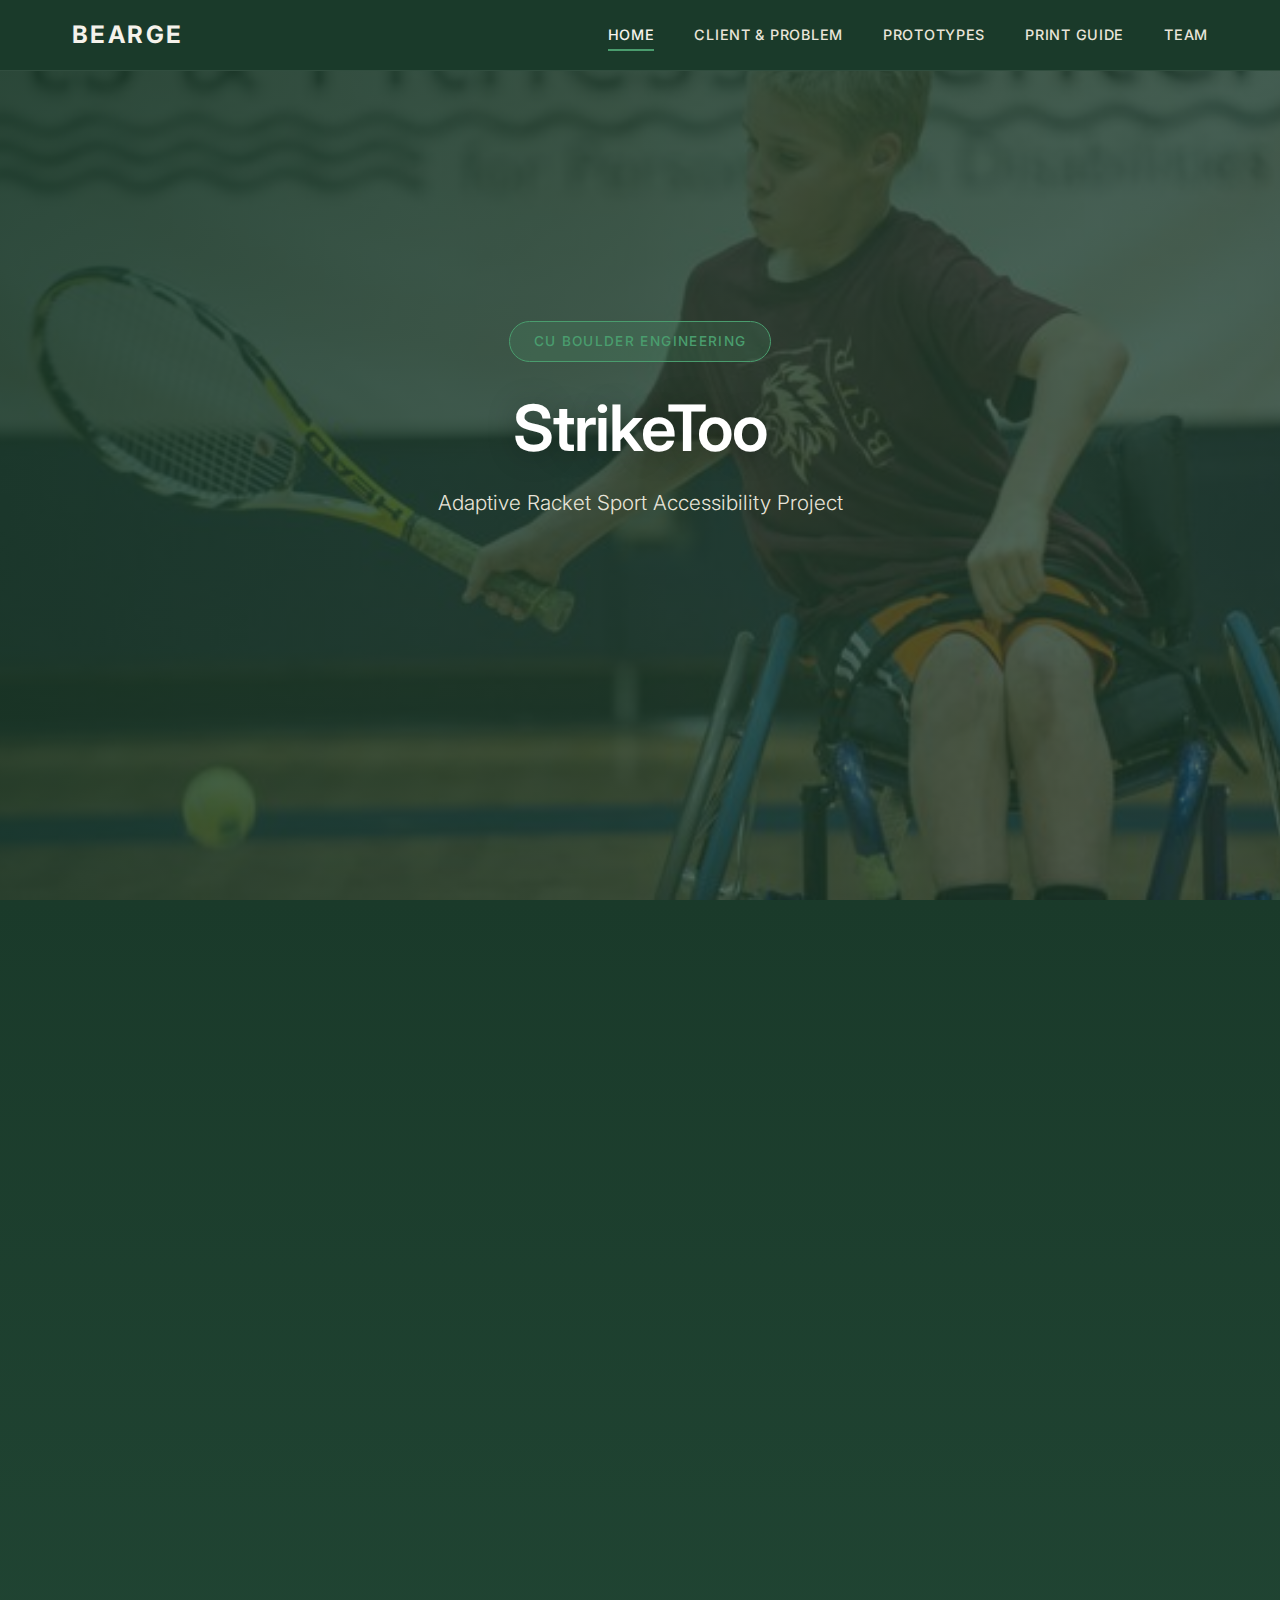
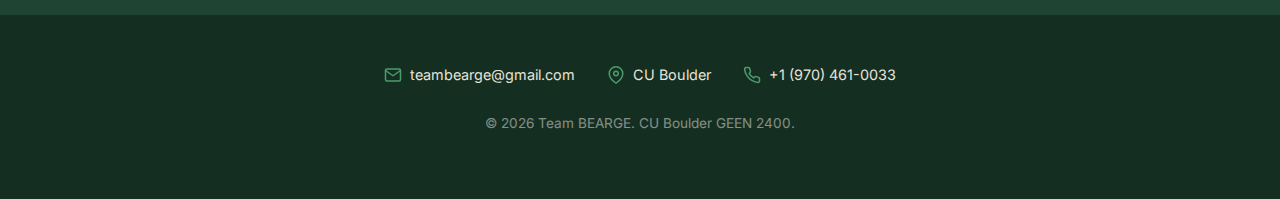
<file: index.html>
<!DOCTYPE html>
<html lang="en">
<head>
    <meta charset="UTF-8">
    <meta name="viewport" content="width=device-width, initial-scale=1.0">
    <title>BEARGE | CU Boulder Adaptive Sports Engineering</title>
    <meta name="description" content="BEARGE - CU Boulder Engineering team developing adaptive racket sport accessibility solutions for students with disabilities.">
    <link rel="preconnect" href="https://fonts.googleapis.com">
    <link rel="preconnect" href="https://fonts.gstatic.com" crossorigin>
    <link href="https://fonts.googleapis.com/css2?family=Inter:wght@300;400;500;600;700&display=swap" rel="stylesheet">
    <link rel="stylesheet" href="assets/css/styles.css">
</head>
<body>
    <!-- Navigation -->
    <nav class="nav">
        <div class="nav-container">
            <a href="index.html" class="nav-logo">BEARGE</a>
            <ul class="nav-links">
                <li><a href="index.html" class="active">Home</a></li>
                <li><a href="client.html">Client & Problem</a></li>
                <li><a href="prototypes.html">Prototypes</a></li>
                <li><a href="print.html">Print Guide</a></li>
                <li><a href="team.html">Team</a></li>
            </ul>
            <div class="nav-toggle">
                <span></span>
                <span></span>
                <span></span>
            </div>
        </div>
    </nav>

    <!-- Hero Section -->
    <section class="hero">
        <div class="hero-background" style="background-image: url('assets/images/hero-background.jpg'); background-size: cover; background-position: center;"></div>
        <div class="hero-content">
            <span class="hero-badge">CU Boulder Engineering</span>
            <h1>StrikeToo</h1>
            <p class="hero-subtitle">Adaptive Racket Sport Accessibility Project</p>
        </div>
    </section>

    <!-- Philosophy Section -->
    <section class="philosophy" id="philosophy">
        <div class="container">
            <div class="section-header fade-in">
                <h2>OUR PHILOSOPHY</h2>
                <div class="section-divider"></div>
            </div>
            <div class="philosophy-content fade-in">
                <p>Our philosophy is rooted in the belief that access to physical activity should never be limited by ability. We recognize that traditional sports equipment often assumes a level of mobility, coordination, and strength that not all students possess. Rather than asking students to adapt to existing equipment, we believe the equipment should adapt to the student.</p>
                <p>By prioritizing simplicity, safety, and inclusivity in our design, we aim to reduce physical and cognitive barriers that prevent participation in racket-based activities. Our approach emphasizes dignity, independence, and engagement — allowing students in adaptive physical education to focus on movement, enjoyment, and confidence rather than limitations.</p>
                <p>Ultimately, our goal is to create a solution that supports meaningful participation and reinforces the idea that sports and play are for everyone.</p>
            </div>
        </div>
    </section>

    <!-- Footer -->
    <footer class="footer">
        <div class="container">
            <div class="footer-content">
                <div class="footer-item">
                    <svg xmlns="http://www.w3.org/2000/svg" width="24" height="24" viewBox="0 0 24 24" fill="none" stroke="currentColor" stroke-width="2" stroke-linecap="round" stroke-linejoin="round">
                        <path d="M4 4h16c1.1 0 2 .9 2 2v12c0 1.1-.9 2-2 2H4c-1.1 0-2-.9-2-2V6c0-1.1.9-2 2-2z"></path>
                        <polyline points="22,6 12,13 2,6"></polyline>
                    </svg>
                    <span>teambearge@gmail.com</span>
                </div>
                <div class="footer-item">
                    <svg xmlns="http://www.w3.org/2000/svg" width="24" height="24" viewBox="0 0 24 24" fill="none" stroke="currentColor" stroke-width="2" stroke-linecap="round" stroke-linejoin="round">
                        <path d="M21 10c0 7-9 13-9 13s-9-6-9-13a9 9 0 0 1 18 0z"></path>
                        <circle cx="12" cy="10" r="3"></circle>
                    </svg>
                    <span>CU Boulder</span>
                </div>
                <div class="footer-item">
                    <svg xmlns="http://www.w3.org/2000/svg" width="24" height="24" viewBox="0 0 24 24" fill="none" stroke="currentColor" stroke-width="2" stroke-linecap="round" stroke-linejoin="round">
                        <path d="M22 16.92v3a2 2 0 0 1-2.18 2 19.79 19.79 0 0 1-8.63-3.07 19.5 19.5 0 0 1-6-6 19.79 19.79 0 0 1-3.07-8.67A2 2 0 0 1 4.11 2h3a2 2 0 0 1 2 1.72 12.84 12.84 0 0 0 .7 2.81 2 2 0 0 1-.45 2.11L8.09 9.91a16 16 0 0 0 6 6l1.27-1.27a2 2 0 0 1 2.11-.45 12.84 12.84 0 0 0 2.81.7A2 2 0 0 1 22 16.92z"></path>
                    </svg>
                    <span>+1 (970) 461-0033</span>
                </div>
            </div>
            <p class="footer-copy">&copy; 2026 Team BEARGE. CU Boulder GEEN 2400.</p>
        </div>
    </footer>

    <script src="assets/js/main.js"></script>
</body>
</html>
</file>
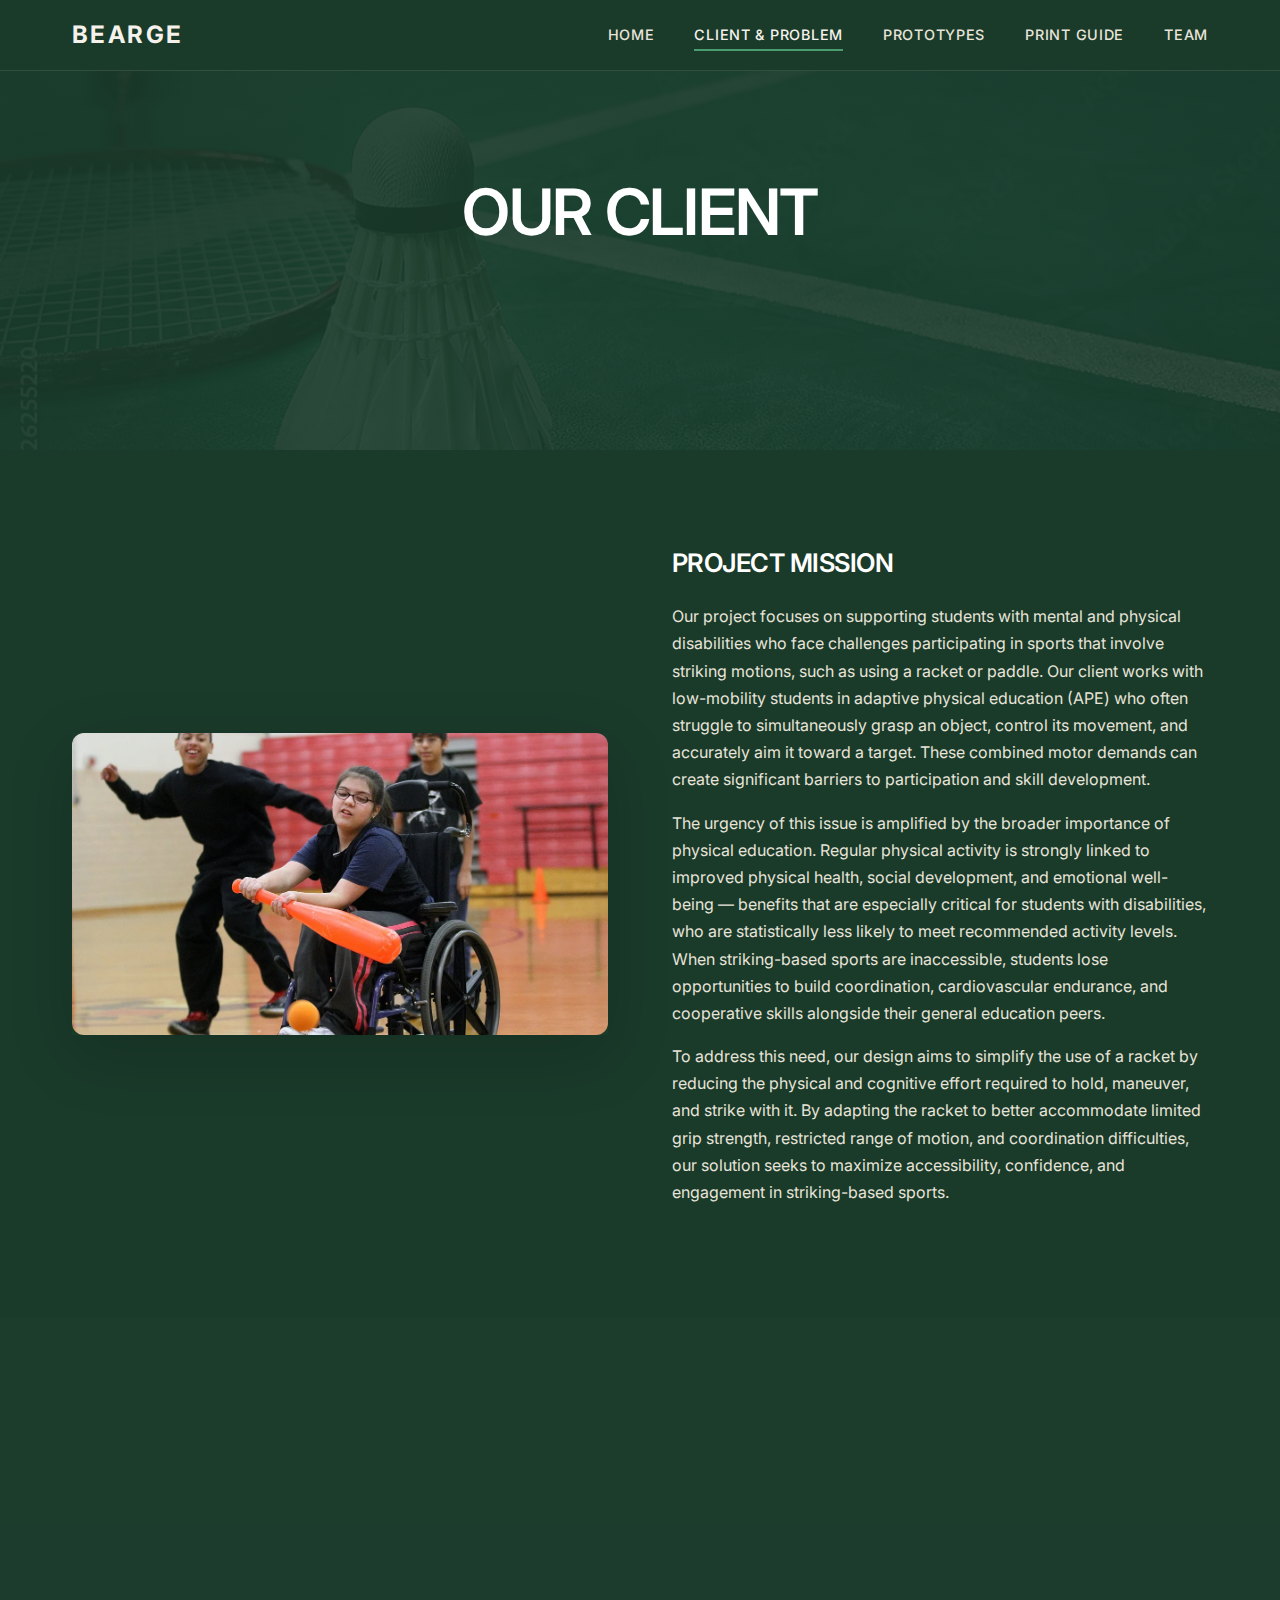
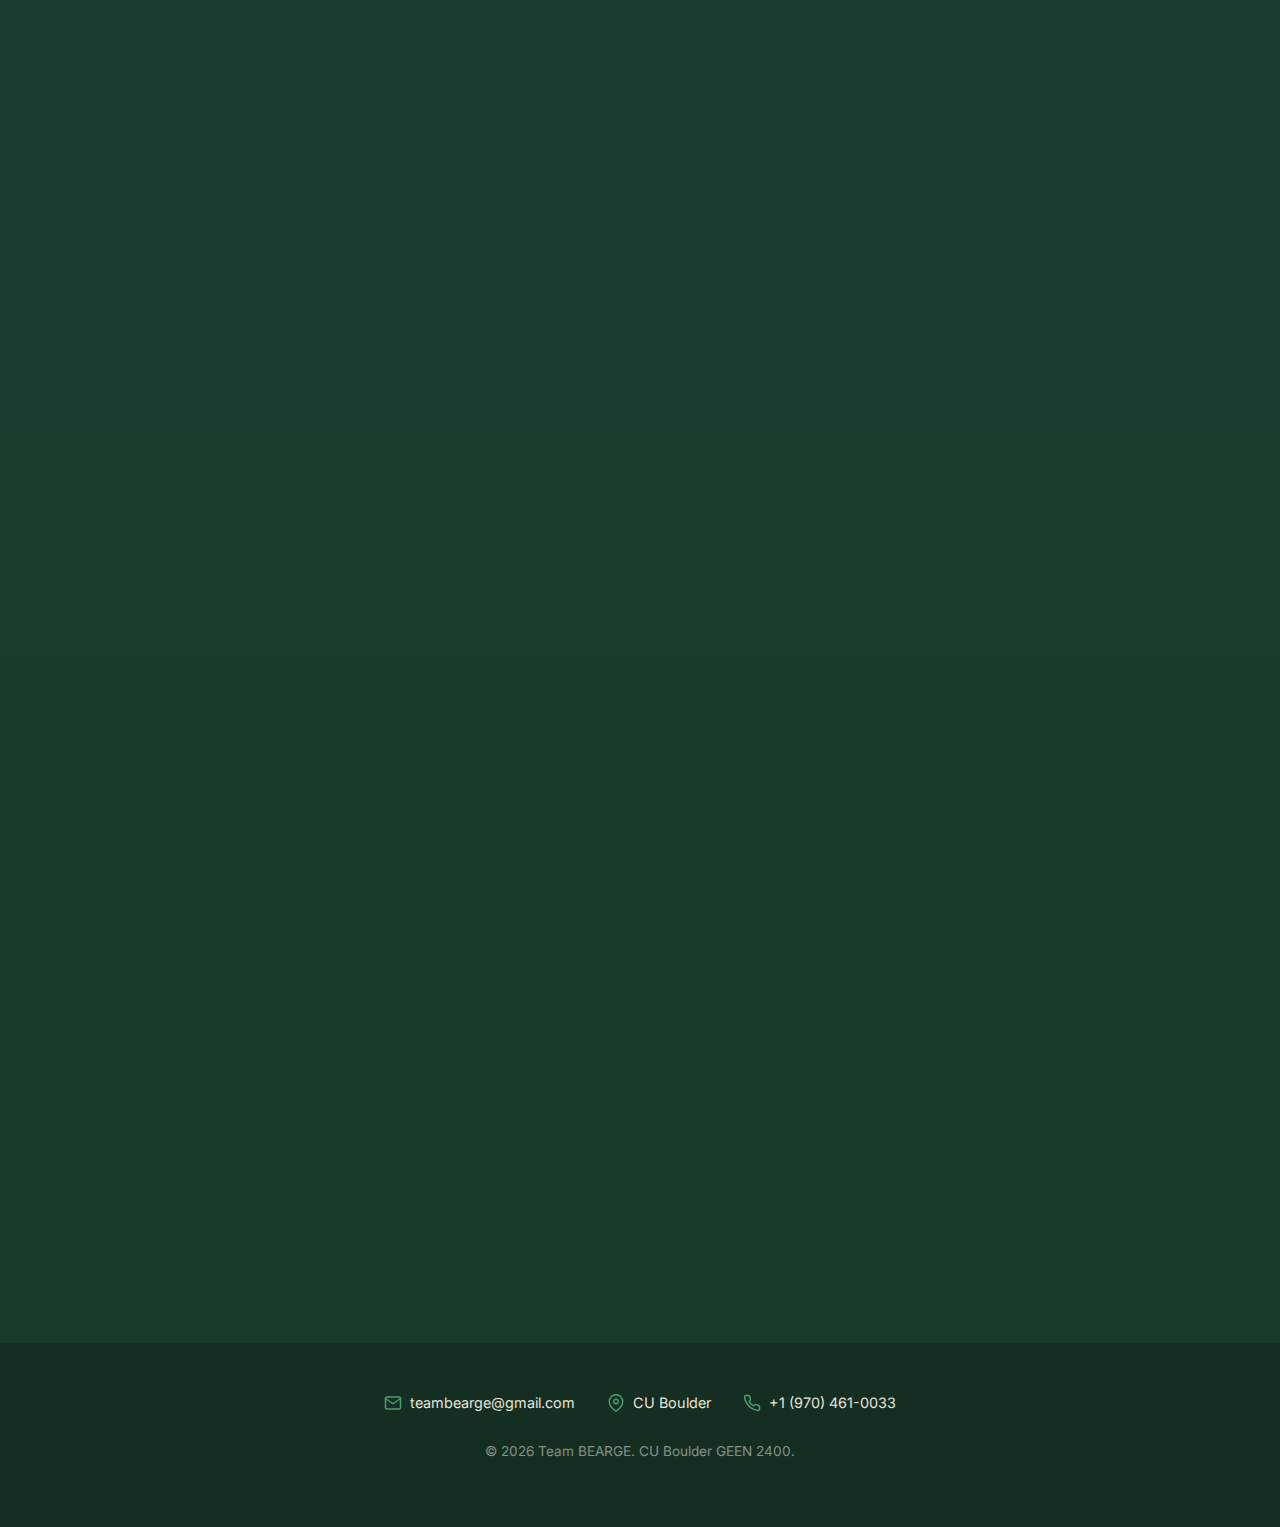
<file: client.html>
<!DOCTYPE html>
<html lang="en">
<head>
    <meta charset="UTF-8">
    <meta name="viewport" content="width=device-width, initial-scale=1.0">
    <title>Client & Problem | BEARGE</title>
    <meta name="description" content="Learn about the challenges we're solving for adaptive physical education and meet our client Sarah Brockberg.">
    <link rel="preconnect" href="https://fonts.googleapis.com">
    <link rel="preconnect" href="https://fonts.gstatic.com" crossorigin>
    <link href="https://fonts.googleapis.com/css2?family=Inter:wght@300;400;500;600;700&display=swap" rel="stylesheet">
    <link rel="stylesheet" href="assets/css/styles.css">
</head>
<body>
    <!-- Navigation -->
    <nav class="nav">
        <div class="nav-container">
            <a href="index.html" class="nav-logo">BEARGE</a>
            <ul class="nav-links">
                <li><a href="index.html">Home</a></li>
                <li><a href="client.html" class="active">Client & Problem</a></li>
                <li><a href="prototypes.html">Prototypes</a></li>
                <li><a href="print.html">Print Guide</a></li>
                <li><a href="team.html">Team</a></li>
            </ul>
            <div class="nav-toggle">
                <span></span>
                <span></span>
                <span></span>
            </div>
        </div>
    </nav>

    <!-- Page Hero -->
    <section class="page-hero">
        <div class="hero-background" style="background-image: url('assets/images/racket-hero.jpg'); background-size: cover; background-position: center;"></div>
        <div class="hero-content">
            <h1>OUR CLIENT</h1>
        </div>
    </section>

    <!-- Project Mission Section -->
    <section style="padding: 6rem 0;">
        <div class="container">
            <div class="two-col">
                <div class="two-col-image fade-in-left">
                    <img src="assets/images/mission-image.webp" alt="Adaptive PE class with students in wheelchairs participating in sports">
                </div>
                <div class="two-col-content fade-in-right">
                    <h3>PROJECT MISSION</h3>
                    <p>Our project focuses on supporting students with mental and physical disabilities who face challenges participating in sports that involve striking motions, such as using a racket or paddle. Our client works with low-mobility students in adaptive physical education (APE) who often struggle to simultaneously grasp an object, control its movement, and accurately aim it toward a target. These combined motor demands can create significant barriers to participation and skill development.</p>
                    <p>The urgency of this issue is amplified by the broader importance of physical education. Regular physical activity is strongly linked to improved physical health, social development, and emotional well-being — benefits that are especially critical for students with disabilities, who are statistically less likely to meet recommended activity levels. When striking-based sports are inaccessible, students lose opportunities to build coordination, cardiovascular endurance, and cooperative skills alongside their general education peers.</p>
                    <p>To address this need, our design aims to simplify the use of a racket by reducing the physical and cognitive effort required to hold, maneuver, and strike with it. By adapting the racket to better accommodate limited grip strength, restricted range of motion, and coordination difficulties, our solution seeks to maximize accessibility, confidence, and engagement in striking-based sports.</p>
                </div>
            </div>
        </div>
    </section>

    <!-- Sarah Brockberg Section -->
    <section style="padding: 6rem 0; background: rgba(45, 90, 69, 0.1);">
        <div class="container">
            <div class="two-col reverse">
                <div class="two-col-image fade-in-right">
                    <img src="assets/images/sarah-brockberg.jpg" alt="Sarah Brockberg, Adapted Physical Education Teacher">
                </div>
                <div class="two-col-content fade-in-left">
                    <h3>SARAH BROCKBERG</h3>
                    <p>Sarah Brockberg is an Adapted Physical Education (APE) teacher with School District D49 in Colorado Springs, Colorado. She works primarily with low-mobility students — many of whom use wheelchairs or strollers — across multiple middle and high schools each day. Sarah is passionate about keeping students engaged and active while fostering meaningful collaboration between general and special education students.</p>
                    <p>Sarah is an active member of both the National and Colorado Society of Health and Physical Educators and was honored as the 2023 Central District Adapted Physical Education Teacher of the Year. She emphasizes that regular physical activity plays a vital role in students' physical health, emotional well-being, social development, and long-term wellness.</p>
                    <p>Sarah connected with Team BEARGE in February 2026 and has been an enthusiastic and collaborative partner — offering to bring students to test prototypes, take measurements of wheelchairs, and provide ongoing feedback throughout the design process.</p>
                </div>
            </div>
        </div>
    </section>

    <!-- Key Challenges Section -->
    <section style="padding: 6rem 0;">
        <div class="container">
            <div class="section-header fade-in">
                <h2>KEY CHALLENGES WE ARE SOLVING</h2>
                <div class="section-divider"></div>
            </div>
            <div class="cards-grid stagger-children">
                <div class="card challenge-card">
                    <div class="card-icon">
                        <svg xmlns="http://www.w3.org/2000/svg" width="28" height="28" viewBox="0 0 24 24" fill="none" stroke="white" stroke-width="2" stroke-linecap="round" stroke-linejoin="round">
                            <path d="M18 11V6a2 2 0 0 0-2-2v0a2 2 0 0 0-2 2v0"></path>
                            <path d="M14 10V4a2 2 0 0 0-2-2v0a2 2 0 0 0-2 2v2"></path>
                            <path d="M10 10.5V6a2 2 0 0 0-2-2v0a2 2 0 0 0-2 2v8"></path>
                            <path d="M18 8a2 2 0 1 1 4 0v6a8 8 0 0 1-8 8h-2c-2.8 0-4.5-.86-5.99-2.34l-3.6-3.6a2 2 0 0 1 2.83-2.82L7 15"></path>
                        </svg>
                    </div>
                    <h4>Grasping</h4>
                    <p>Many students lack the grip strength or hand control to hold a racket or paddle securely.</p>
                </div>
                <div class="card challenge-card">
                    <div class="card-icon">
                        <svg xmlns="http://www.w3.org/2000/svg" width="28" height="28" viewBox="0 0 24 24" fill="none" stroke="white" stroke-width="2" stroke-linecap="round" stroke-linejoin="round">
                            <path d="M12 22c5.523 0 10-4.477 10-10S17.523 2 12 2 2 6.477 2 12s4.477 10 10 10z"></path>
                            <path d="M12 18a6 6 0 1 0 0-12 6 6 0 0 0 0 12z"></path>
                            <path d="M12 14a2 2 0 1 0 0-4 2 2 0 0 0 0 4z"></path>
                        </svg>
                    </div>
                    <h4>Range of Motion</h4>
                    <p>Limited wrist and arm mobility makes standard implement use difficult or impossible.</p>
                </div>
                <div class="card challenge-card">
                    <div class="card-icon">
                        <svg xmlns="http://www.w3.org/2000/svg" width="28" height="28" viewBox="0 0 24 24" fill="none" stroke="white" stroke-width="2" stroke-linecap="round" stroke-linejoin="round">
                            <circle cx="12" cy="12" r="10"></circle>
                            <path d="M12 16v-4"></path>
                            <path d="M12 8h.01"></path>
                        </svg>
                    </div>
                    <h4>Cognitive Load</h4>
                    <p>Coordinating grasp, movement, and aim simultaneously creates compounding barriers.</p>
                </div>
                <div class="card challenge-card">
                    <div class="card-icon">
                        <svg xmlns="http://www.w3.org/2000/svg" width="28" height="28" viewBox="0 0 24 24" fill="none" stroke="white" stroke-width="2" stroke-linecap="round" stroke-linejoin="round">
                            <rect x="4" y="4" width="16" height="16" rx="2" ry="2"></rect>
                            <rect x="9" y="9" width="6" height="6"></rect>
                            <line x1="9" y1="1" x2="9" y2="4"></line>
                            <line x1="15" y1="1" x2="15" y2="4"></line>
                            <line x1="9" y1="20" x2="9" y2="23"></line>
                            <line x1="15" y1="20" x2="15" y2="23"></line>
                            <line x1="20" y1="9" x2="23" y2="9"></line>
                            <line x1="20" y1="14" x2="23" y2="14"></line>
                            <line x1="1" y1="9" x2="4" y2="9"></line>
                            <line x1="1" y1="14" x2="4" y2="14"></line>
                        </svg>
                    </div>
                    <h4>Equipment Portability</h4>
                    <p>Solutions must be lightweight and portable enough for a teacher traveling between multiple schools daily.</p>
                </div>
            </div>
        </div>
    </section>

    <!-- Footer -->
    <footer class="footer">
        <div class="container">
            <div class="footer-content">
                <div class="footer-item">
                    <svg xmlns="http://www.w3.org/2000/svg" width="24" height="24" viewBox="0 0 24 24" fill="none" stroke="currentColor" stroke-width="2" stroke-linecap="round" stroke-linejoin="round">
                        <path d="M4 4h16c1.1 0 2 .9 2 2v12c0 1.1-.9 2-2 2H4c-1.1 0-2-.9-2-2V6c0-1.1.9-2 2-2z"></path>
                        <polyline points="22,6 12,13 2,6"></polyline>
                    </svg>
                    <span>teambearge@gmail.com</span>
                </div>
                <div class="footer-item">
                    <svg xmlns="http://www.w3.org/2000/svg" width="24" height="24" viewBox="0 0 24 24" fill="none" stroke="currentColor" stroke-width="2" stroke-linecap="round" stroke-linejoin="round">
                        <path d="M21 10c0 7-9 13-9 13s-9-6-9-13a9 9 0 0 1 18 0z"></path>
                        <circle cx="12" cy="10" r="3"></circle>
                    </svg>
                    <span>CU Boulder</span>
                </div>
                <div class="footer-item">
                    <svg xmlns="http://www.w3.org/2000/svg" width="24" height="24" viewBox="0 0 24 24" fill="none" stroke="currentColor" stroke-width="2" stroke-linecap="round" stroke-linejoin="round">
                        <path d="M22 16.92v3a2 2 0 0 1-2.18 2 19.79 19.79 0 0 1-8.63-3.07 19.5 19.5 0 0 1-6-6 19.79 19.79 0 0 1-3.07-8.67A2 2 0 0 1 4.11 2h3a2 2 0 0 1 2 1.72 12.84 12.84 0 0 0 .7 2.81 2 2 0 0 1-.45 2.11L8.09 9.91a16 16 0 0 0 6 6l1.27-1.27a2 2 0 0 1 2.11-.45 12.84 12.84 0 0 0 2.81.7A2 2 0 0 1 22 16.92z"></path>
                    </svg>
                    <span>+1 (970) 461-0033</span>
                </div>
            </div>
            <p class="footer-copy">&copy; 2026 Team BEARGE. CU Boulder GEEN 2400.</p>
        </div>
    </footer>

    <script src="assets/js/main.js"></script>
</body>
</html>
</file>
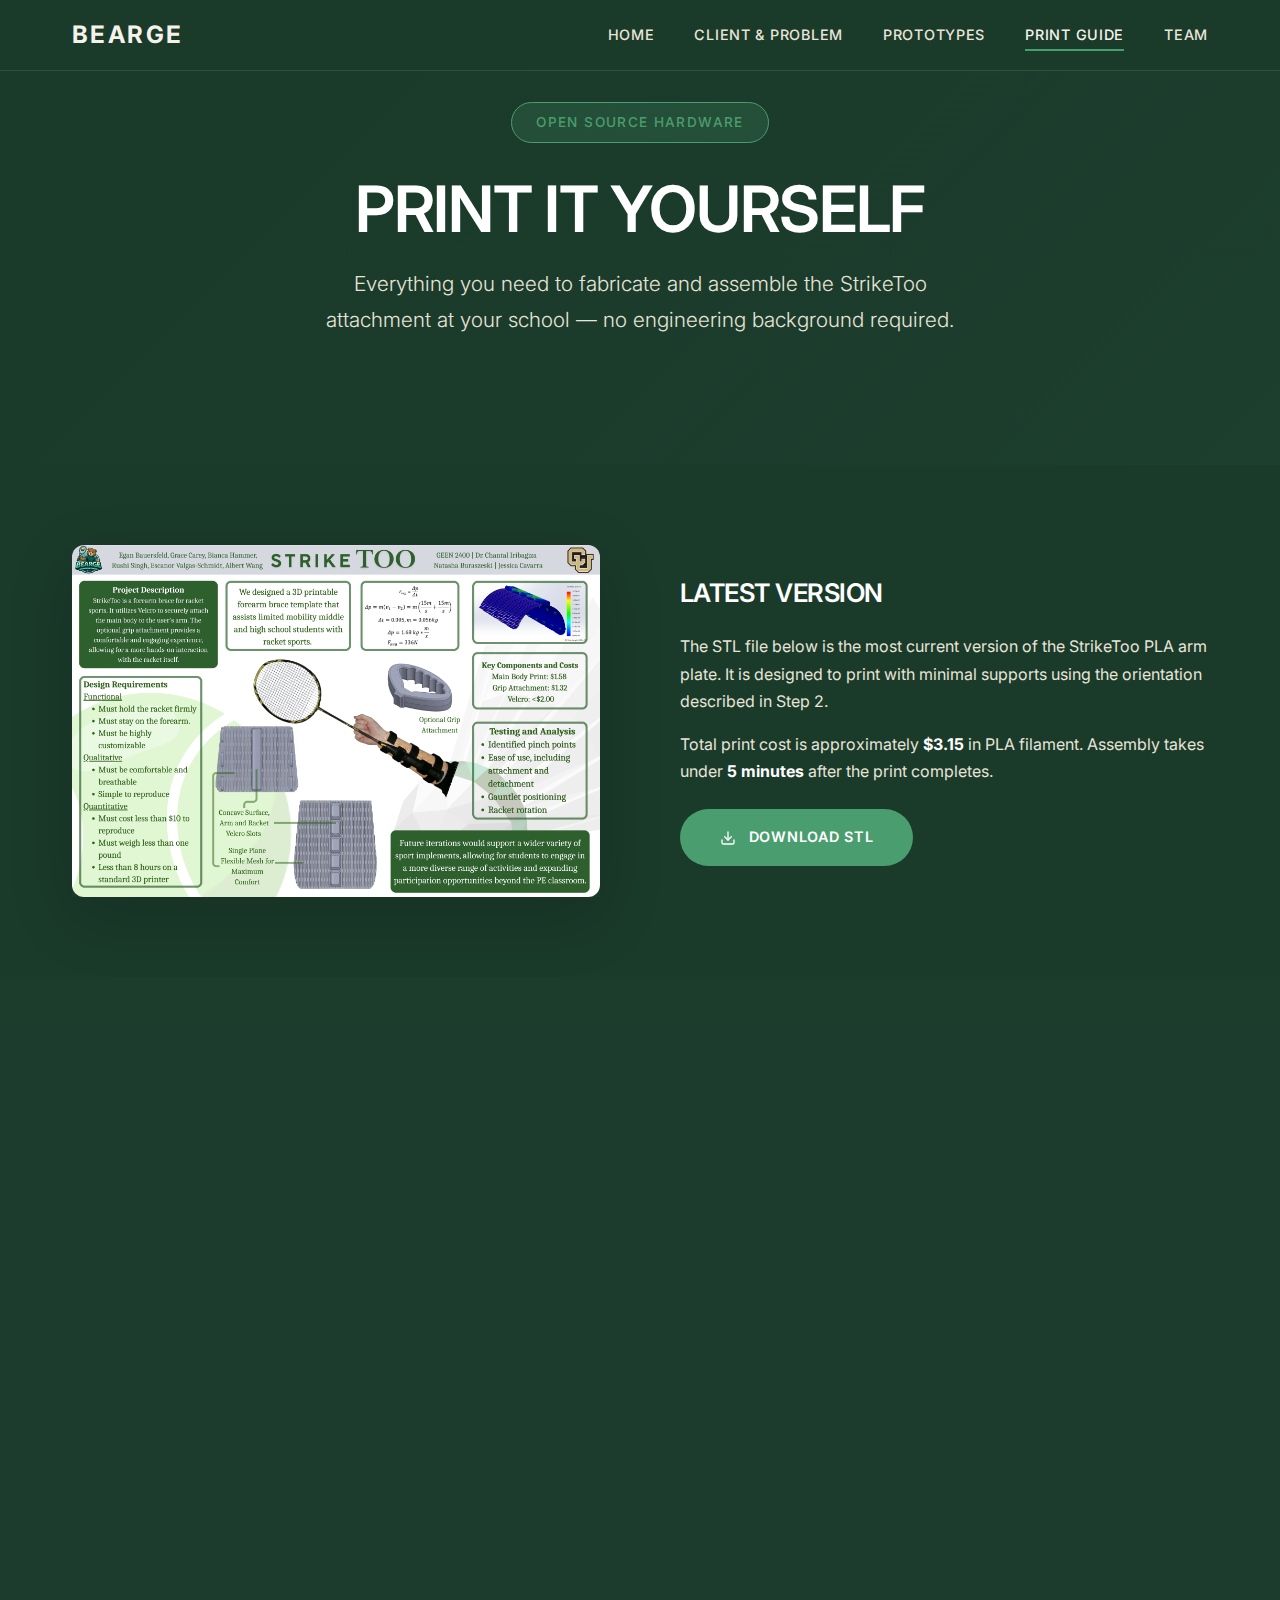
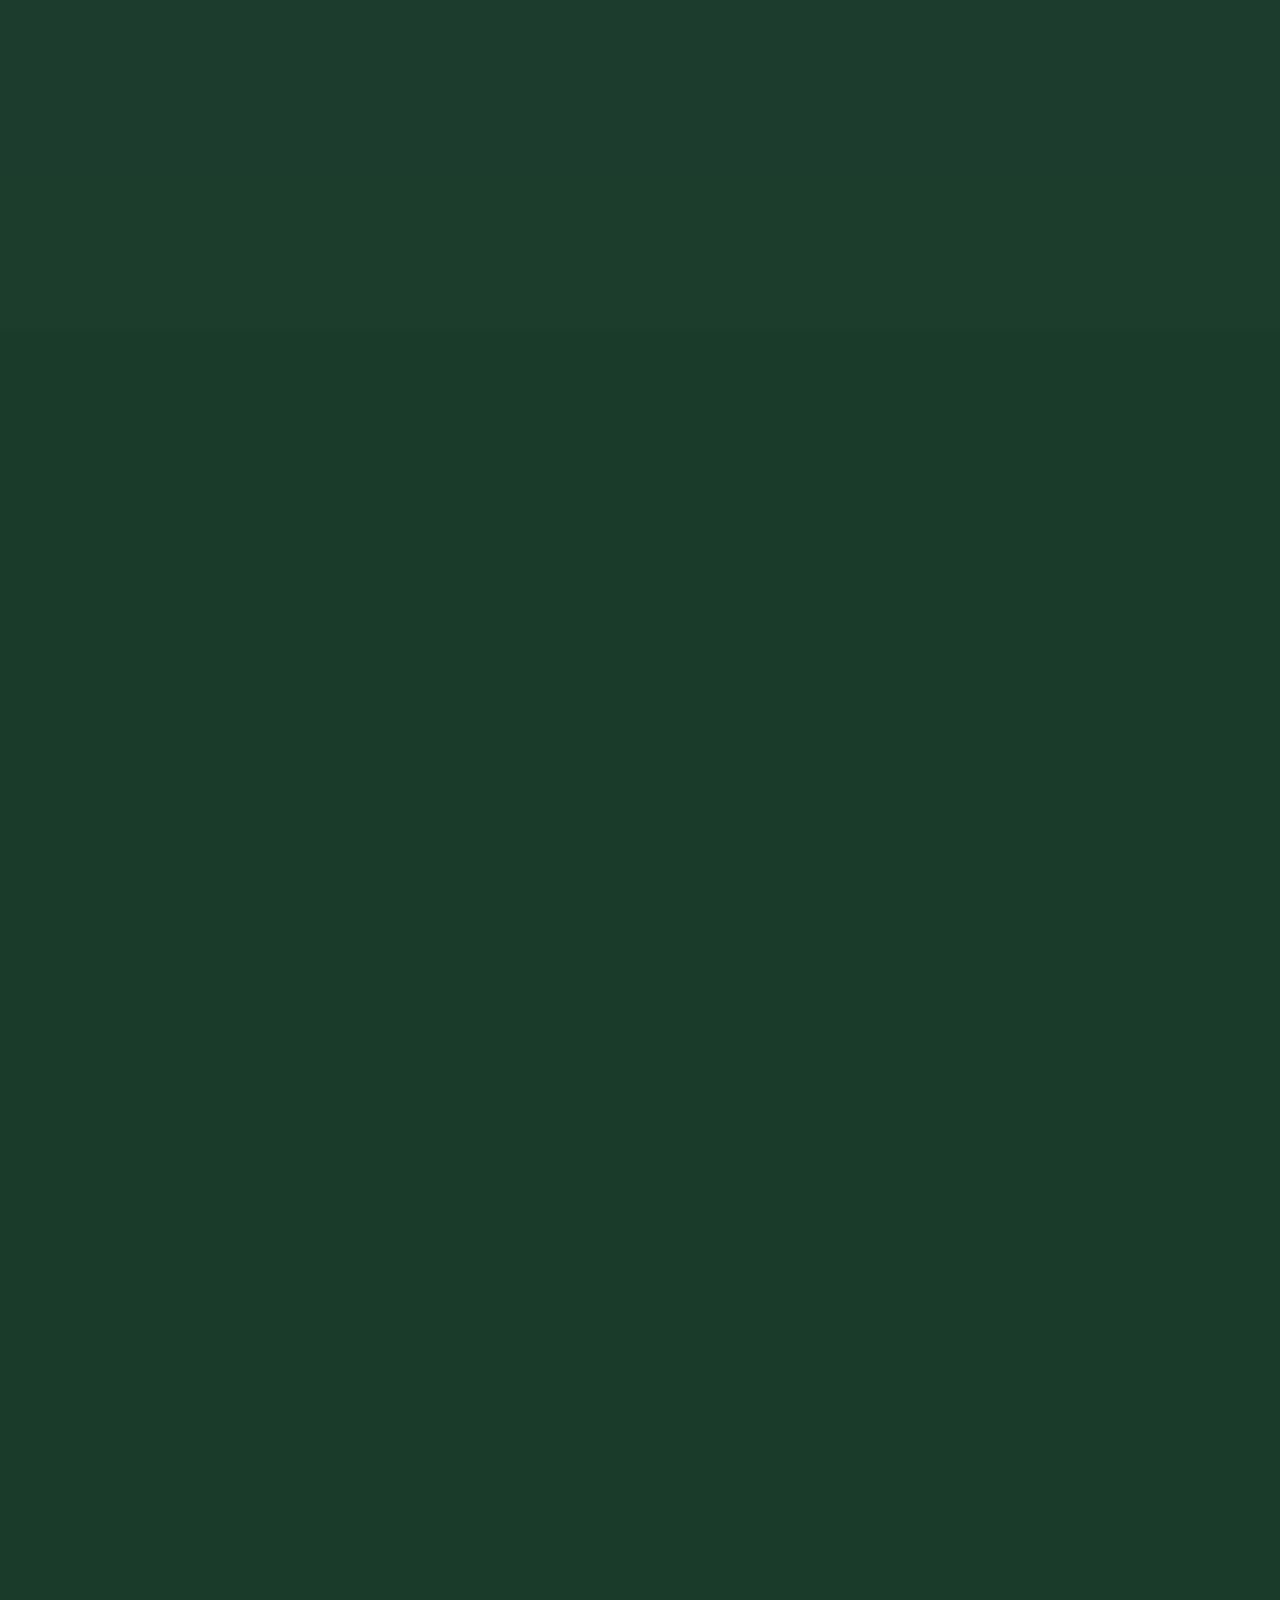
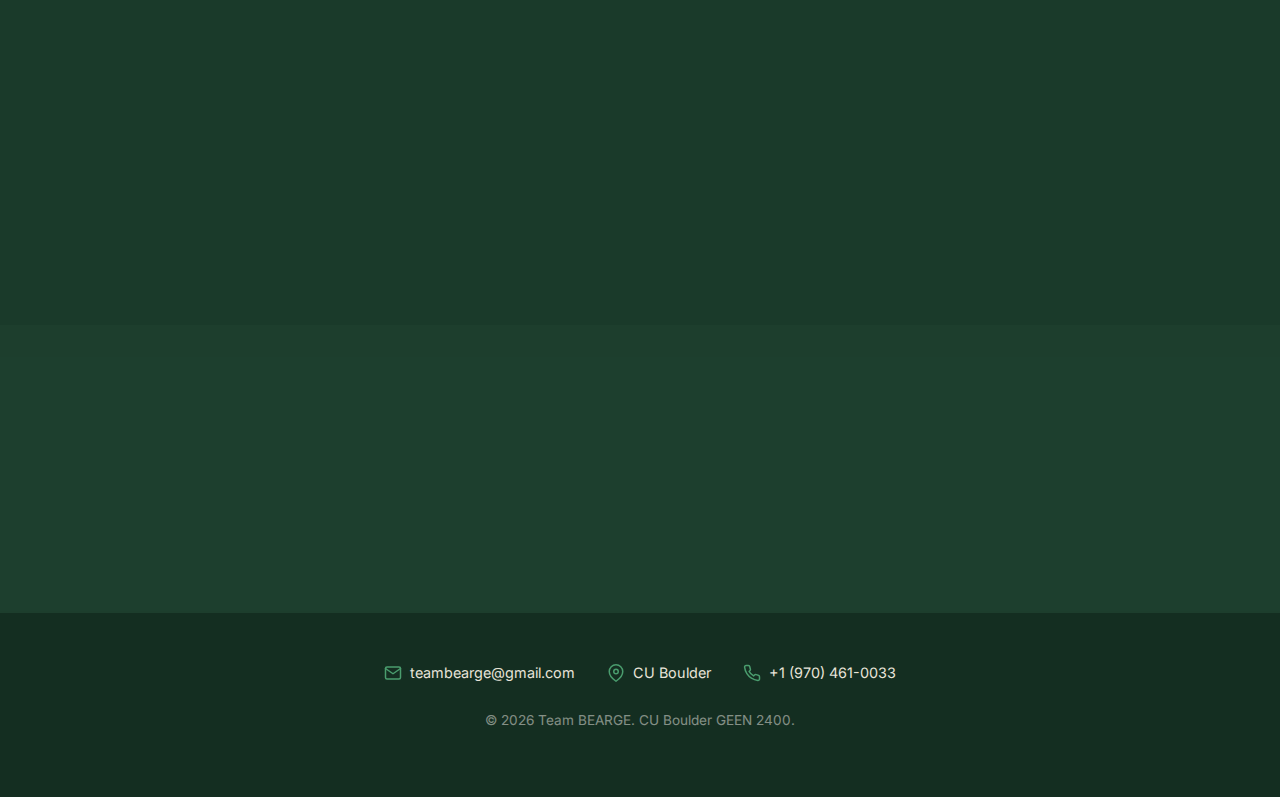
<file: print.html>
<!DOCTYPE html>
<html lang="en">
<head>
    <meta charset="UTF-8">
    <meta name="viewport" content="width=device-width, initial-scale=1.0">
    <title>Print Guide | BEARGE</title>
    <meta name="description" content="Step-by-step instructions for printing and assembling the StrikeToo adaptive racket attachment.">
    <link rel="preconnect" href="https://fonts.googleapis.com">
    <link rel="preconnect" href="https://fonts.gstatic.com" crossorigin>
    <link href="https://fonts.googleapis.com/css2?family=Inter:wght@300;400;500;600;700&display=swap" rel="stylesheet">
    <link rel="stylesheet" href="assets/css/styles.css">
</head>
<body>
    <!-- Navigation -->
    <nav class="nav">
        <div class="nav-container">
            <a href="index.html" class="nav-logo">BEARGE</a>
            <ul class="nav-links">
                <li><a href="index.html">Home</a></li>
                <li><a href="client.html">Client & Problem</a></li>
                <li><a href="prototypes.html">Prototypes</a></li>
                <li><a href="print.html" class="active">Print Guide</a></li>
                <li><a href="team.html">Team</a></li>
            </ul>
            <div class="nav-toggle">
                <span></span>
                <span></span>
                <span></span>
            </div>
        </div>
    </nav>

    <!-- Page Hero -->
    <section class="page-hero" style="min-height: 45vh;">
        <div class="hero-background" style="background: linear-gradient(135deg, var(--primary-dark), var(--primary-medium));"></div>
        <div class="hero-content">
            <span class="hero-badge">Open Source Hardware</span>
            <h1>PRINT IT YOURSELF</h1>
            <p class="hero-subtitle" style="max-width: 650px; margin: 1rem auto 0;">Everything you need to fabricate and assemble the StrikeToo attachment at your school — no engineering background required.</p>
        </div>
    </section>

    <!-- STL Preview + Download -->
    <section style="padding: 5rem 0;">
        <div class="container">
            <div class="two-col" style="gap: 5rem; align-items: center;">
                <div class="two-col-image fade-in-left">
                    <img src="assets/images/StrikeToo.png" alt="StrikeToo STL render — latest version" style="width:100%; height:auto; display:block; border-radius:12px; background: rgba(45,90,69,0.2);">
                </div>
                <div class="two-col-content fade-in-right">
                    <h3>LATEST VERSION</h3>
                    <p>The STL file below is the most current version of the StrikeToo PLA arm plate. It is designed to print with minimal supports using the orientation described in Step 2.</p>
                    <p>Total print cost is approximately <strong style="color:var(--white);">$3.15</strong> in PLA filament. Assembly takes under <strong style="color:var(--white);">5 minutes</strong> after the print completes.</p>
                    <a href="assets/images/StrikeTooClosed.STL" download class="btn btn-primary" style="margin-top: 0.5rem; display:inline-block;">
                        <svg xmlns="http://www.w3.org/2000/svg" width="16" height="16" viewBox="0 0 24 24" fill="none" stroke="currentColor" stroke-width="2" stroke-linecap="round" stroke-linejoin="round" style="display:inline; vertical-align:middle; margin-right:8px;">
                            <path d="M21 15v4a2 2 0 0 1-2 2H5a2 2 0 0 1-2-2v-4"></path>
                            <polyline points="7 10 12 15 17 10"></polyline>
                            <line x1="12" y1="15" x2="12" y2="3"></line>
                        </svg>
                        Download STL
                    </a>
                </div>
            </div>
        </div>
    </section>

    <!-- What You Need -->
    <section style="padding: 5rem 0; background: rgba(45, 90, 69, 0.1);">
        <div class="container">
            <div class="section-header fade-in">
                <h2>WHAT YOU NEED</h2>
                <div class="section-divider"></div>
            </div>
            <div class="materials-grid stagger-children">
                <div class="material-card">
                    <div class="material-icon">
                        <svg xmlns="http://www.w3.org/2000/svg" width="26" height="26" viewBox="0 0 24 24" fill="none" stroke="white" stroke-width="2" stroke-linecap="round" stroke-linejoin="round">
                            <rect x="2" y="3" width="20" height="14" rx="2" ry="2"></rect>
                            <line x1="8" y1="21" x2="16" y2="21"></line>
                            <line x1="12" y1="17" x2="12" y2="21"></line>
                        </svg>
                    </div>
                    <h4>FDM 3D Printer</h4>
                    <p>Any standard FDM printer (e.g., Bambu Lab, Prusa, Ender). Build volume of at least 150 × 80 × 60 mm required.</p>
                    <span class="material-tag">Required</span>
                </div>
                <div class="material-card">
                    <div class="material-icon">
                        <svg xmlns="http://www.w3.org/2000/svg" width="26" height="26" viewBox="0 0 24 24" fill="none" stroke="white" stroke-width="2" stroke-linecap="round" stroke-linejoin="round">
                            <circle cx="12" cy="12" r="10"></circle>
                            <path d="M12 8v4l3 3"></path>
                        </svg>
                    </div>
                    <h4>PLA Filament</h4>
                    <p>Standard 1.75 mm PLA. Any brand works. Approximately 40–50 g per unit. No special properties needed.</p>
                    <span class="material-tag">Required</span>
                </div>
                <div class="material-card">
                    <div class="material-icon">
                        <svg xmlns="http://www.w3.org/2000/svg" width="26" height="26" viewBox="0 0 24 24" fill="none" stroke="white" stroke-width="2" stroke-linecap="round" stroke-linejoin="round">
                            <path d="M20.59 13.41l-7.17 7.17a2 2 0 0 1-2.83 0L2 12V2h10l8.59 8.59a2 2 0 0 1 0 2.82z"></path>
                            <line x1="7" y1="7" x2="7.01" y2="7"></line>
                        </svg>
                    </div>
                    <h4>Industrial Velcro</h4>
                    <p>Heavy-duty hook-and-loop strip, at least 1 inch wide. Available at any hardware store. Needed for both arm strap and racket attachment.</p>
                    <span class="material-tag">Required</span>
                </div>
                <div class="material-card">
                    <div class="material-icon">
                        <svg xmlns="http://www.w3.org/2000/svg" width="26" height="26" viewBox="0 0 24 24" fill="none" stroke="white" stroke-width="2" stroke-linecap="round" stroke-linejoin="round">
                            <circle cx="12" cy="12" r="3"></circle>
                            <path d="M19.07 4.93l-1.41 1.41M6.34 17.66l-1.41 1.41M22 12h-2M4 12H2M19.07 19.07l-1.41-1.41M6.34 6.34 4.93 4.93M12 22v-2M12 4V2"></path>
                        </svg>
                    </div>
                    <h4>Slicer Software</h4>
                    <p>Bambu Studio, PrusaSlicer, or Ultimaker Cura. Free to download. Used to prepare the STL for printing.</p>
                    <span class="material-tag">Required</span>
                </div>
                <div class="material-card">
                    <div class="material-icon">
                        <svg xmlns="http://www.w3.org/2000/svg" width="26" height="26" viewBox="0 0 24 24" fill="none" stroke="white" stroke-width="2" stroke-linecap="round" stroke-linejoin="round">
                            <path d="M14 2H6a2 2 0 0 0-2 2v16a2 2 0 0 0 2 2h12a2 2 0 0 0 2-2V8z"></path>
                            <polyline points="14 2 14 8 20 8"></polyline>
                        </svg>
                    </div>
                    <h4>Scissors or Knife</h4>
                    <p>For trimming Velcro strips to length and cutting neoprene padding to fit the shell interior.</p>
                    <span class="material-tag">Required</span>
                </div>
            </div>
        </div>
    </section>

    <!-- Step by Step -->
    <section style="padding: 5rem 0;">
        <div class="container">
            <div class="section-header fade-in">
                <h2>STEP-BY-STEP GUIDE</h2>
                <div class="section-divider"></div>
                <p style="margin-top: 1.5rem;">From download to play in under an hour.</p>
            </div>

            <div class="steps-container">

                <!-- Step 1 -->
                <div class="step-card fade-in">
                    <div class="step-number">01</div>
                    <div class="step-content">
                        <h3>Download & Open the STL</h3>
                        <p>Click the <strong style="color:var(--white);">Download STL</strong> button at the top of this page to get the latest file. Open your slicer software and import the STL by dragging it into the window or using File → Open.</p>
                        <div class="step-tip">
                            <svg xmlns="http://www.w3.org/2000/svg" width="16" height="16" viewBox="0 0 24 24" fill="none" stroke="currentColor" stroke-width="2" stroke-linecap="round" stroke-linejoin="round"><circle cx="12" cy="12" r="10"></circle><line x1="12" y1="8" x2="12" y2="12"></line><line x1="12" y1="16" x2="12.01" y2="16"></line></svg>
                            The file is provided as a single-body STL. No assembly of parts is needed — it prints in one piece.
                        </div>
                    </div>
                </div>

                <!-- Step 2 -->
                <div class="step-card fade-in">
                    <div class="step-number">02</div>
                    <div class="step-content">
                        <h3>Set Print Orientation</h3>
                        <p>Orientation is the most critical setting. Place the arm plate <strong style="color:var(--white);">flat side down</strong> on the print bed — the open channel should face upward. This orientation keeps the Velcro slots clean and eliminates the need for internal supports.</p>
                        <div class="print-settings-grid">
                            <div class="print-setting">
                                <span class="setting-label">Orientation</span>
                                <span class="setting-value">Flat side down</span>
                            </div>
                            <div class="print-setting">
                                <span class="setting-label">Supports</span>
                                <span class="setting-value">None needed</span>
                            </div>
                        </div>
                    </div>
                </div>

                <!-- Step 3 -->
                <div class="step-card fade-in">
                    <div class="step-number">03</div>
                    <div class="step-content">
                        <h3>Configure Slicer Settings</h3>
                        <p>Use the settings below for the best balance of strength, flexibility, and print speed. These have been tested and validated for PLA on a standard FDM printer.</p>
                        <div class="print-settings-grid">
                            <div class="print-setting">
                                <span class="setting-label">Material</span>
                                <span class="setting-value">PLA</span>
                            </div>
                            <div class="print-setting">
                                <span class="setting-label">Layer Height</span>
                                <span class="setting-value">0.2 mm</span>
                            </div>
                            <div class="print-setting">
                                <span class="setting-label">Infill</span>
                                <span class="setting-value">20–25%</span>
                            </div>
                            <div class="print-setting">
                                <span class="setting-label">Wall Count</span>
                                <span class="setting-value">3 perimeters</span>
                            </div>
                            <div class="print-setting">
                                <span class="setting-label">Print Speed</span>
                                <span class="setting-value">50–60 mm/s</span>
                            </div>
                            <div class="print-setting">
                                <span class="setting-label">Bed Adhesion</span>
                                <span class="setting-value">Brim (5 mm)</span>
                            </div>
                        </div>
                    </div>
                </div>

                <!-- Step 4 -->
                <div class="step-card fade-in">
                    <div class="step-number">04</div>
                    <div class="step-content">
                        <h3>Print</h3>
                        <p>Slice the model and send it to your printer. Estimated print time is <strong style="color:var(--white);">45–70 minutes</strong> depending on your printer and speed settings.</p>
                        <div class="step-tip">
                            <svg xmlns="http://www.w3.org/2000/svg" width="16" height="16" viewBox="0 0 24 24" fill="none" stroke="currentColor" stroke-width="2" stroke-linecap="round" stroke-linejoin="round"><circle cx="12" cy="12" r="10"></circle><line x1="12" y1="8" x2="12" y2="12"></line><line x1="12" y1="16" x2="12.01" y2="16"></line></svg>
                            Let the bed cool fully before removing the part. Removing too early can warp the flat base.
                        </div>
                    </div>
                </div>

                <!-- Step 5 -->
                <div class="step-card fade-in">
                    <div class="step-number">05</div>
                    <div class="step-content">
                        <h3>Remove Brim & Clean Up</h3>
                        <p>Peel away the brim from the base of the print. If printed in the correct orientation, <strong style="color:var(--white);">no supports should need removal</strong>. Run your finger along the Velcro channels — they should be smooth and clear.</p>
                        <div class="step-tip">
                            <svg xmlns="http://www.w3.org/2000/svg" width="16" height="16" viewBox="0 0 24 24" fill="none" stroke="currentColor" stroke-width="2" stroke-linecap="round" stroke-linejoin="round"><circle cx="12" cy="12" r="10"></circle><line x1="12" y1="8" x2="12" y2="12"></line><line x1="12" y1="16" x2="12.01" y2="16"></line></svg>
                            If you see any stringy artifacts inside the channel, a quick pass with a toothpick or small flat-head screwdriver will clear them out.
                        </div>
                    </div>
                </div>

                <!-- Step 6 -->
                <div class="step-card fade-in">
                    <div class="step-number">06</div>
                    <div class="step-content">
                        <h3>Thread & Attach Velcro</h3>
                        <p>Cut two strips of industrial Velcro to length — one for the arm strap and one for securing the racket handle into the box-and-slot channel. Thread the strap through the printed loops and press the hook side firmly against the loop side to test the hold.</p>
                        <div class="step-tip">
                            <svg xmlns="http://www.w3.org/2000/svg" width="16" height="16" viewBox="0 0 24 24" fill="none" stroke="currentColor" stroke-width="2" stroke-linecap="round" stroke-linejoin="round"><circle cx="12" cy="12" r="10"></circle><line x1="12" y1="8" x2="12" y2="12"></line><line x1="12" y1="16" x2="12.01" y2="16"></line></svg>
                            Use industrial-grade (not craft-grade) Velcro. The higher holding force is important for stability during active striking motions.
                        </div>
                    </div>
                </div>

                <!-- Step 8 -->
                <div class="step-card fade-in">
                    <div class="step-number">07</div>
                    <div class="step-content">
                        <h3>Insert Racket & Play</h3>
                        <p>Slide the racket handle into the box-and-slot channel from the open end. Cinch the Velcro strap snugly around the handle. Strap the plate to the student's forearm and adjust until comfortable. The racket should feel like a stable extension of the arm — no grip required.</p>
                        <div class="step-tip success">
                            <svg xmlns="http://www.w3.org/2000/svg" width="16" height="16" viewBox="0 0 24 24" fill="none" stroke="currentColor" stroke-width="2" stroke-linecap="round" stroke-linejoin="round"><polyline points="20 6 9 17 4 12"></polyline></svg>
                            Done! Total assembly time from completed print to play-ready is under 5 minutes.
                        </div>
                    </div>
                </div>

            </div>
        </div>
    </section>

    <!-- Questions CTA -->
    <section style="padding: 4rem 0; background: rgba(45, 90, 69, 0.15);">
        <div class="container">
            <div class="print-cta fade-in">
                <h3>Questions or Issues?</h3>
                <p>If you run into any problems with the print or assembly, reach out to Team BEARGE directly. We're happy to troubleshoot, send a pre-printed unit, or schedule a time to demonstrate assembly in person.</p>
                <a href="mailto:teambearge@gmail.com" class="btn btn-primary">Contact the Team</a>
            </div>
        </div>
    </section>

    <!-- Footer -->
    <footer class="footer">
        <div class="container">
            <div class="footer-content">
                <div class="footer-item">
                    <svg xmlns="http://www.w3.org/2000/svg" width="24" height="24" viewBox="0 0 24 24" fill="none" stroke="currentColor" stroke-width="2" stroke-linecap="round" stroke-linejoin="round">
                        <path d="M4 4h16c1.1 0 2 .9 2 2v12c0 1.1-.9 2-2 2H4c-1.1 0-2-.9-2-2V6c0-1.1.9-2 2-2z"></path>
                        <polyline points="22,6 12,13 2,6"></polyline>
                    </svg>
                    <span>teambearge@gmail.com</span>
                </div>
                <div class="footer-item">
                    <svg xmlns="http://www.w3.org/2000/svg" width="24" height="24" viewBox="0 0 24 24" fill="none" stroke="currentColor" stroke-width="2" stroke-linecap="round" stroke-linejoin="round">
                        <path d="M21 10c0 7-9 13-9 13s-9-6-9-13a9 9 0 0 1 18 0z"></path>
                        <circle cx="12" cy="10" r="3"></circle>
                    </svg>
                    <span>CU Boulder</span>
                </div>
                <div class="footer-item">
                    <svg xmlns="http://www.w3.org/2000/svg" width="24" height="24" viewBox="0 0 24 24" fill="none" stroke="currentColor" stroke-width="2" stroke-linecap="round" stroke-linejoin="round">
                        <path d="M22 16.92v3a2 2 0 0 1-2.18 2 19.79 19.79 0 0 1-8.63-3.07 19.5 19.5 0 0 1-6-6 19.79 19.79 0 0 1-3.07-8.67A2 2 0 0 1 4.11 2h3a2 2 0 0 1 2 1.72 12.84 12.84 0 0 0 .7 2.81 2 2 0 0 1-.45 2.11L8.09 9.91a16 16 0 0 0 6 6l1.27-1.27a2 2 0 0 1 2.11-.45 12.84 12.84 0 0 0 2.81.7A2 2 0 0 1 22 16.92z"></path>
                    </svg>
                    <span>+1 (970) 461-0033</span>
                </div>
            </div>
            <p class="footer-copy">&copy; 2026 Team BEARGE. CU Boulder GEEN 2400.</p>
        </div>
    </footer>

    <script src="assets/js/main.js"></script>
</body>
</html>
</file>
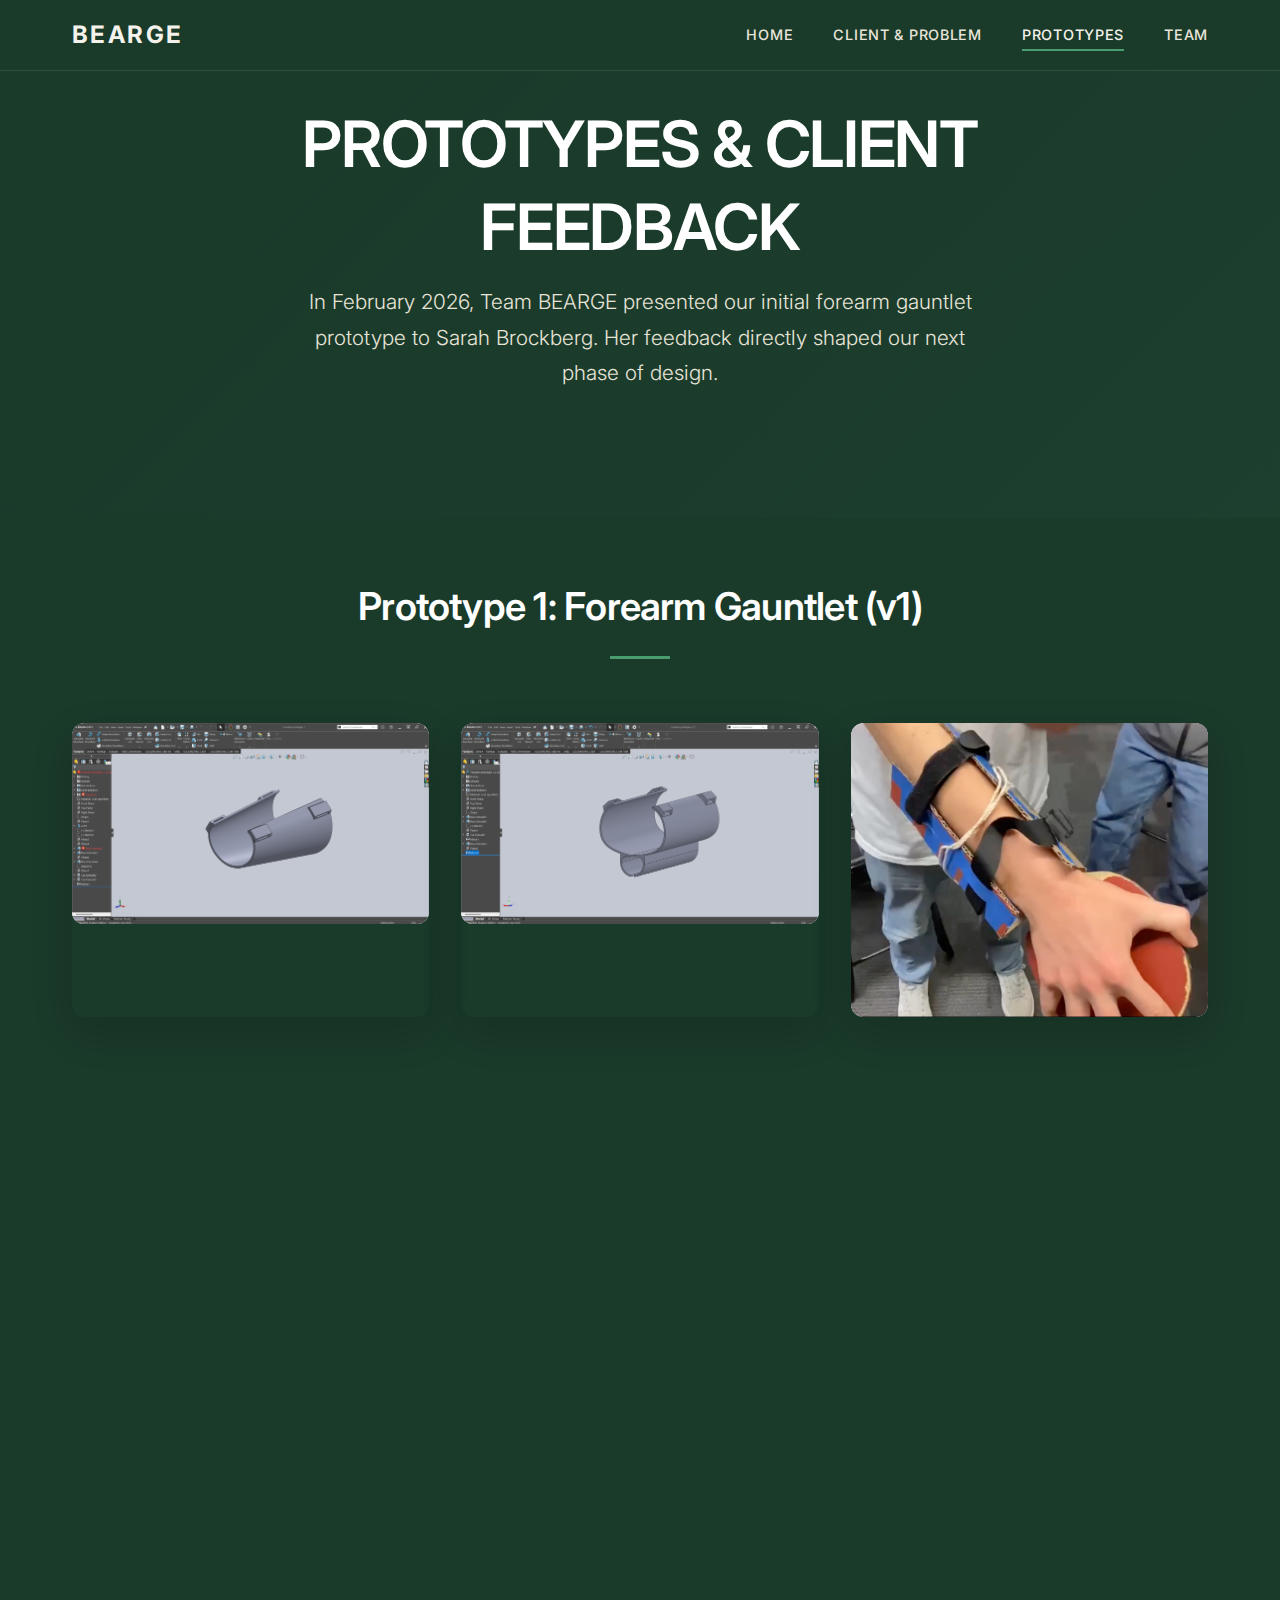
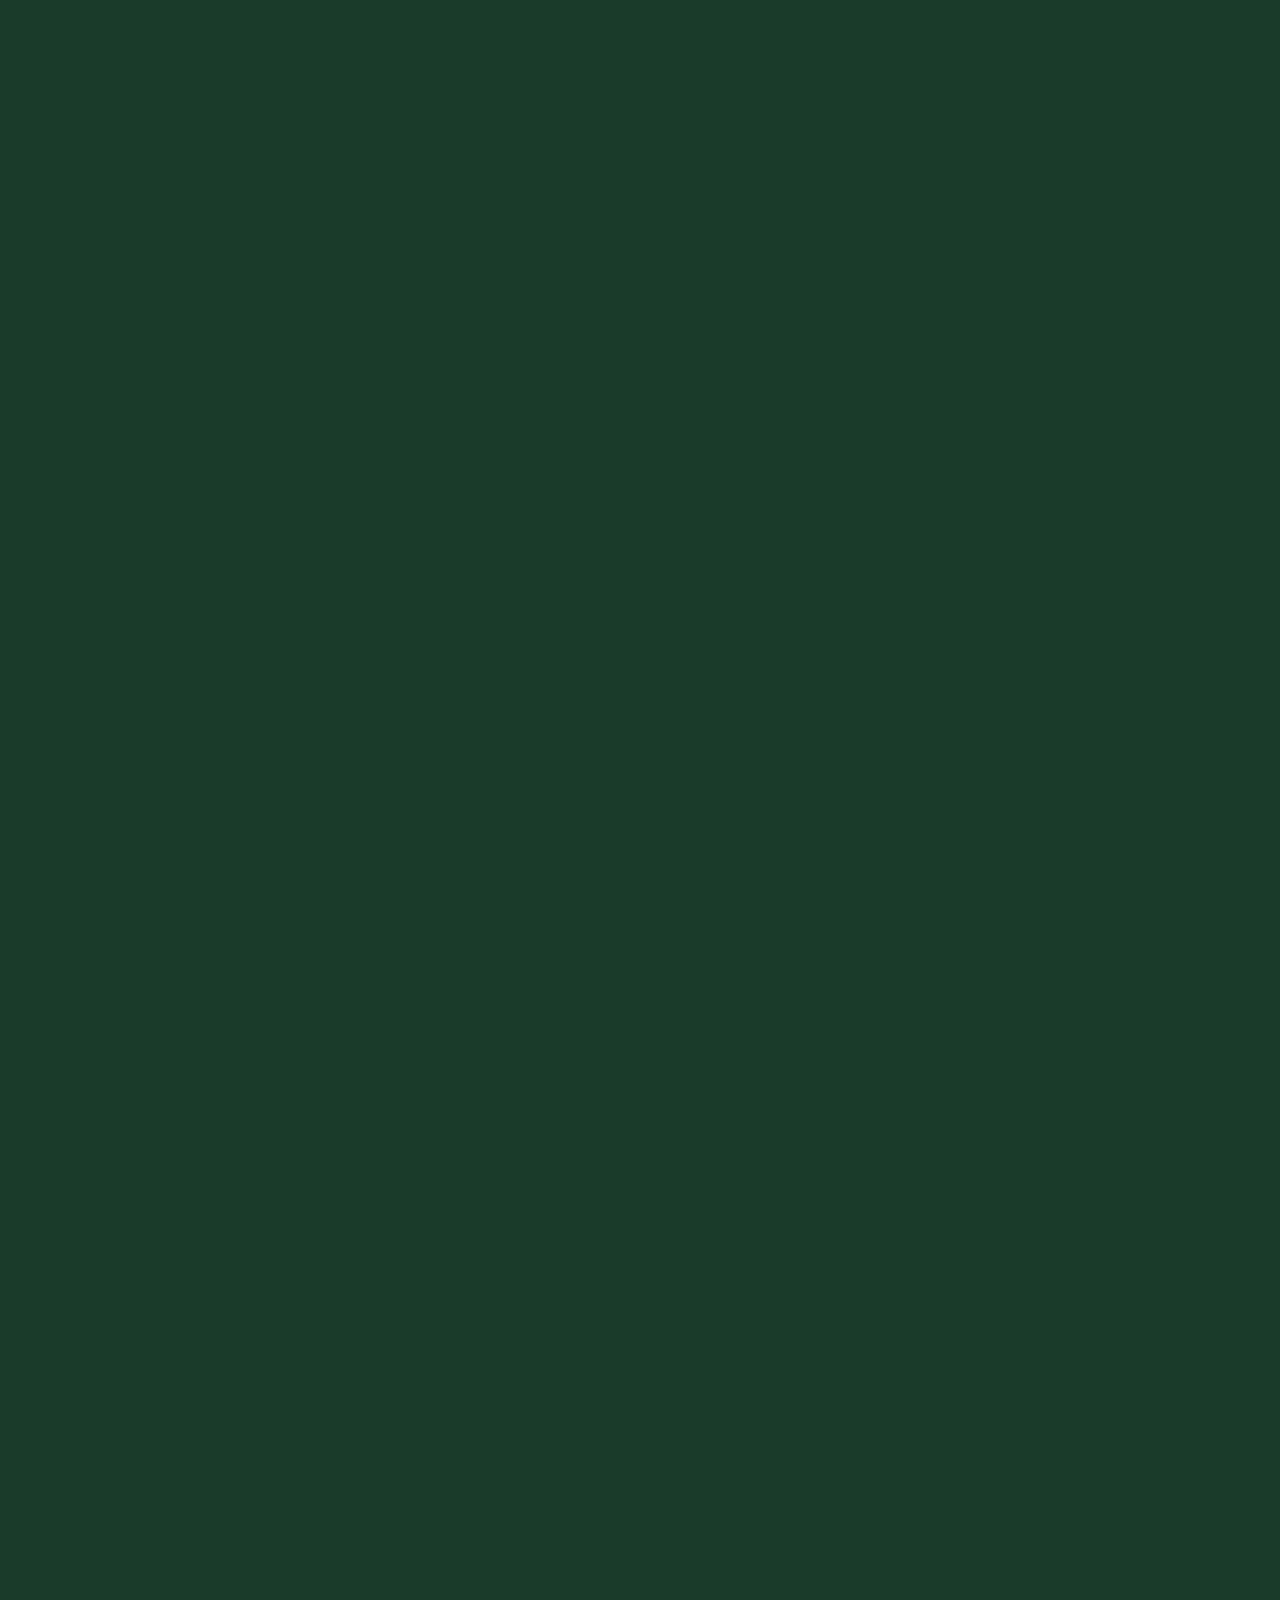
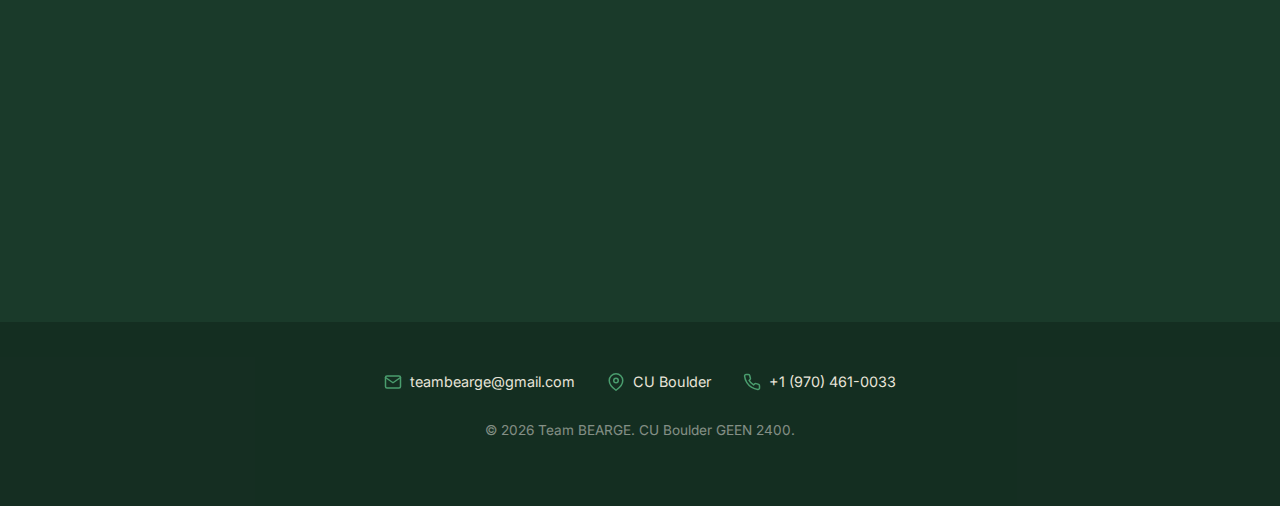
<file: prototypes.html>
<!DOCTYPE html>
<html lang="en">
<head>
    <meta charset="UTF-8">
    <meta name="viewport" content="width=device-width, initial-scale=1.0">
    <title>Prototypes | BEARGE</title>
    <meta name="description" content="Explore BEARGE's adaptive racket prototypes and client feedback that's shaping our design process.">
    <link rel="preconnect" href="https://fonts.googleapis.com">
    <link rel="preconnect" href="https://fonts.gstatic.com" crossorigin>
    <link href="https://fonts.googleapis.com/css2?family=Inter:wght@300;400;500;600;700&display=swap" rel="stylesheet">
    <link rel="stylesheet" href="assets/css/styles.css">
</head>
<body>
    <!-- Navigation -->
    <nav class="nav">
        <div class="nav-container">
            <a href="index.html" class="nav-logo">BEARGE</a>
            <ul class="nav-links">
                <li><a href="index.html">Home</a></li>
                <li><a href="client.html">Client & Problem</a></li>
                <li><a href="prototypes.html" class="active">Prototypes</a></li>
                <li><a href="team.html">Team</a></li>
            </ul>
            <div class="nav-toggle">
                <span></span>
                <span></span>
                <span></span>
            </div>
        </div>
    </nav>

    <!-- Page Hero -->
    <section class="page-hero" style="min-height: 40vh;">
        <div class="hero-background" style="background: linear-gradient(135deg, var(--primary-dark), var(--primary-medium));"></div>
        <div class="hero-content">
            <h1>PROTOTYPES & CLIENT FEEDBACK</h1>
            <p class="hero-subtitle" style="max-width: 700px; margin: 1rem auto 0;">In February 2026, Team BEARGE presented our initial forearm gauntlet prototype to Sarah Brockberg. Her feedback directly shaped our next phase of design.</p>
        </div>
    </section>

    <!-- Prototype 1 Section -->
    <section class="prototype-section">
        <div class="container">
            <div class="section-header fade-in">
                <h2>Prototype 1: Forearm Gauntlet (v1)</h2>
                <div class="section-divider"></div>
            </div>

            <!-- Prototype Images -->
            <div class="prototype-images stagger-children">
                <div class="prototype-image">
                    <img src="assets/images/gauntlet-v1.png" alt="SolidWorks CAD model of Forearm Gauntlet prototype 1 — cylindrical forearm sleeve with mounting tabs">
                </div>
                <div class="prototype-image">
                    <img src="assets/images/gauntlet-v1-2.png" alt="SolidWorks CAD model of Forearm Gauntlet prototype 1.2 — updated with cutout on underside">
                </div>
                <div class="prototype-image">
                    <img src="assets/images/prototype-image.png" alt="Additional prototype view">
                </div>
            </div>

            <!-- Description -->
            <div class="prototype-description fade-in">
                <p>Our first prototype is a forearm gauntlet — a rigid sleeve that mounts to the forearm and holds a racket attachment, removing the need for the student to grip the implement at all. The core design premise is that the racket is secured to the limb rather than held in the hand, redistributing the mechanical demands of a striking motion from the fingers and wrist to the forearm and arm as a whole.</p>
                <p style="margin-bottom: 0;">The gauntlet is modeled after AFO (Ankle-Foot Orthosis) bracing principles: a form-fitting shell that distributes load across the limb rather than concentrating it at a single point of contact. This approach was selected because it eliminates the three compounding motor demands — grasp, wrist stabilization, and directional control — that collectively prevent many of Sarah's students from participating in racket-based activities.</p>
            </div>

            <!-- Feedback Cards -->
            <div class="feedback-grid stagger-children">
                <div class="feedback-card">
                    <h4>
                        <svg xmlns="http://www.w3.org/2000/svg" width="20" height="20" viewBox="0 0 24 24" fill="none" stroke="currentColor" stroke-width="2" stroke-linecap="round" stroke-linejoin="round">
                            <path d="M14 9V5a3 3 0 0 0-3-3l-4 9v11h11.28a2 2 0 0 0 2-1.7l1.38-9a2 2 0 0 0-2-2.3zM7 22H4a2 2 0 0 1-2-2v-7a2 2 0 0 1 2-2h3"></path>
                        </svg>
                        What Sarah Endorsed
                    </h4>
                    <p>Sarah responded positively to the foundational concept of a forearm-mounted attachment. From her perspective as an APE teacher, the single most significant barrier for her students is the grip requirement — many of her students have limited or no active hand function, meaning any solution that depends on grasping an implement is immediately inaccessible to a substantial portion of her population.</p>
                    <p style="margin-bottom: 0;">By moving the point of attachment from the hand to the forearm, the gauntlet concept eliminates that barrier entirely. Sarah noted that this approach could accommodate students across a wide spectrum of hand mobility — from those with severely reduced grip strength to those with no voluntary hand movement at all — making it broadly applicable rather than limited to a narrow subset of her students. She confirmed the forearm-mounted direction was worth developing further.</p>
                </div>
                <div class="feedback-card">
                    <h4>
                        <svg xmlns="http://www.w3.org/2000/svg" width="20" height="20" viewBox="0 0 24 24" fill="none" stroke="currentColor" stroke-width="2" stroke-linecap="round" stroke-linejoin="round">
                            <circle cx="12" cy="12" r="10"></circle>
                            <line x1="12" y1="8" x2="12" y2="12"></line>
                            <line x1="12" y1="16" x2="12.01" y2="16"></line>
                        </svg>
                        A Critical Design Flaw: Wrist Dorsiflexion
                    </h4>
                    <p>When Egan demonstrated the prototype by mounting it on his own forearm, Sarah immediately identified a significant ergonomic problem: the geometry of the v1 design forced the user's hand into a dorsiflexed position — that is, the wrist was bent backward (toward the top of the forearm), with the palm facing downward and the hand extended away from the body's midline.</p>
                    <p style="margin-bottom: 0;">Sarah explained that dorsiflexion is not a viable resting position for the majority of her students. Many of them have hypertonia, spasticity, or limited voluntary wrist control, meaning they are physically unable to achieve or sustain that wrist angle. For those who could approximate it, maintaining dorsiflexion over the duration of an activity would cause discomfort and potentially strain or injury. Sarah was direct: this wrist orientation disqualified the v1 design from use with her population as built, and the geometry needed to be fundamentally reconsidered before the prototype could be clinically appropriate.</p>
                </div>
                <div class="feedback-card">
                    <h4>
                        <svg xmlns="http://www.w3.org/2000/svg" width="20" height="20" viewBox="0 0 24 24" fill="none" stroke="currentColor" stroke-width="2" stroke-linecap="round" stroke-linejoin="round">
                            <polygon points="12 2 15.09 8.26 22 9.27 17 14.14 18.18 21.02 12 17.77 5.82 21.02 7 14.14 2 9.27 8.91 8.26 12 2"></polygon>
                        </svg>
                        Sarah's Specific Recommendations
                    </h4>
                    <p><strong>Neutral hand position:</strong> Sarah's primary recommendation was to redesign the gauntlet geometry around a neutral wrist position — the posture the hand naturally assumes when the arm hangs relaxed at the side, with no active extension or flexion of the wrist. This position is clinically comfortable, does not require active muscle engagement to maintain, and is achievable by a far broader range of students than dorsiflexion.</p>
                    <p><strong>Closed-hand variant:</strong> Sarah also flagged that a subset of her students cannot open their hands at all due to spasticity or fixed contracture. Any design that assumes the hand can be placed flat against a surface or spread open would exclude this group. She specifically requested that the team develop a variant that accommodates a closed-fist or relaxed-curl hand posture.</p>
                    <p style="margin-bottom: 0;"><strong>Open-hand variant:</strong> For students who can open their hands but cannot actively grip or squeeze, Sarah expressed interest in a palm-spread interface — a design that secures the implement against the open palm without requiring the student to close their fingers around it.</p>
                </div>
            </div>

            <!-- Feedback Traceability -->
            <div class="next-steps fade-in">
                <h3>IMPLEMENTING SARAH'S FEEDBACK: OUR NEXT STEPS</h3>
                <p style="text-align: center; margin-bottom: 2rem; color: var(--cream-dark);">Each element of Sarah's feedback maps directly to a concrete design action in our next phase. The three components below are being developed in parallel:</p>
                <ol>
                    <li>
                        <strong>Redesigned Forearm Gauntlet — Neutral Wrist Geometry</strong><br>
                        <span style="color: var(--cream-dark);">Responding to: Sarah's identification of dorsiflexion as clinically disqualifying.</span><br>
                        The gauntlet shell will be fully redesigned so that when worn, the user's wrist rests in a neutral position with no forced extension or flexion. The racket mounting point will be repositioned to align with the forearm's natural axis in this posture. We will draw on AFO design literature to ensure the load distribution and shell curvature are appropriate for low-mobility users, and the revised geometry will be validated against measurements of Sarah's students' wheelchairs and arm positions.
                    </li>
                    <li>
                        <strong>Closed-Hand Grip Attachment</strong><br>
                        <span style="color: var(--cream-dark);">Responding to: Sarah's identification of students with fixed or spastic hand closure who cannot open their hands.</span><br>
                        A mitt-style interface designed around a neutral closed-fist position — the natural curl of the hand at rest with no active grip required. This attachment will connect to the redesigned gauntlet and secure the implement against the dorsal surface of the closed hand, distributing contact across the hand rather than concentrating pressure at a single point.
                    </li>
                    <li>
                        <strong>Open-Hand Grip Attachment</strong><br>
                        <span style="color: var(--cream-dark);">Responding to: Sarah's identification of students who can open their hands but cannot grip or squeeze.</span><br>
                        A palm-spread interface that holds the implement against an open, flat hand without requiring active finger closure. This may use a fold-over, Velcro wrap, or molded palm cradle design. The key constraint is that the student must be able to don and doff the attachment independently or with minimal assistance, consistent with Sarah's emphasis on student dignity and independence.
                    </li>
                </ol>
                <p class="meeting-note">We are meeting with Sarah again on Monday, March 2nd — immediately before our Preliminary Design Review — to present these three directions, validate the neutral-wrist geometry against her students' needs, and gather any additional constraints before we finalize our designs.</p>
            </div>
        </div>
    </section>

    <!-- Footer -->
    <footer class="footer">
        <div class="container">
            <div class="footer-content">
                <div class="footer-item">
                    <svg xmlns="http://www.w3.org/2000/svg" width="24" height="24" viewBox="0 0 24 24" fill="none" stroke="currentColor" stroke-width="2" stroke-linecap="round" stroke-linejoin="round">
                        <path d="M4 4h16c1.1 0 2 .9 2 2v12c0 1.1-.9 2-2 2H4c-1.1 0-2-.9-2-2V6c0-1.1.9-2 2-2z"></path>
                        <polyline points="22,6 12,13 2,6"></polyline>
                    </svg>
                    <span>teambearge@gmail.com</span>
                </div>
                <div class="footer-item">
                    <svg xmlns="http://www.w3.org/2000/svg" width="24" height="24" viewBox="0 0 24 24" fill="none" stroke="currentColor" stroke-width="2" stroke-linecap="round" stroke-linejoin="round">
                        <path d="M21 10c0 7-9 13-9 13s-9-6-9-13a9 9 0 0 1 18 0z"></path>
                        <circle cx="12" cy="10" r="3"></circle>
                    </svg>
                    <span>CU Boulder</span>
                </div>
                <div class="footer-item">
                    <svg xmlns="http://www.w3.org/2000/svg" width="24" height="24" viewBox="0 0 24 24" fill="none" stroke="currentColor" stroke-width="2" stroke-linecap="round" stroke-linejoin="round">
                        <path d="M22 16.92v3a2 2 0 0 1-2.18 2 19.79 19.79 0 0 1-8.63-3.07 19.5 19.5 0 0 1-6-6 19.79 19.79 0 0 1-3.07-8.67A2 2 0 0 1 4.11 2h3a2 2 0 0 1 2 1.72 12.84 12.84 0 0 0 .7 2.81 2 2 0 0 1-.45 2.11L8.09 9.91a16 16 0 0 0 6 6l1.27-1.27a2 2 0 0 1 2.11-.45 12.84 12.84 0 0 0 2.81.7A2 2 0 0 1 22 16.92z"></path>
                    </svg>
                    <span>+1 (970) 461-0033</span>
                </div>
            </div>
            <p class="footer-copy">&copy; 2026 Team BEARGE. CU Boulder GEEN 2400.</p>
        </div>
    </footer>

    <script src="assets/js/main.js"></script>
</body>
</html>
</file>
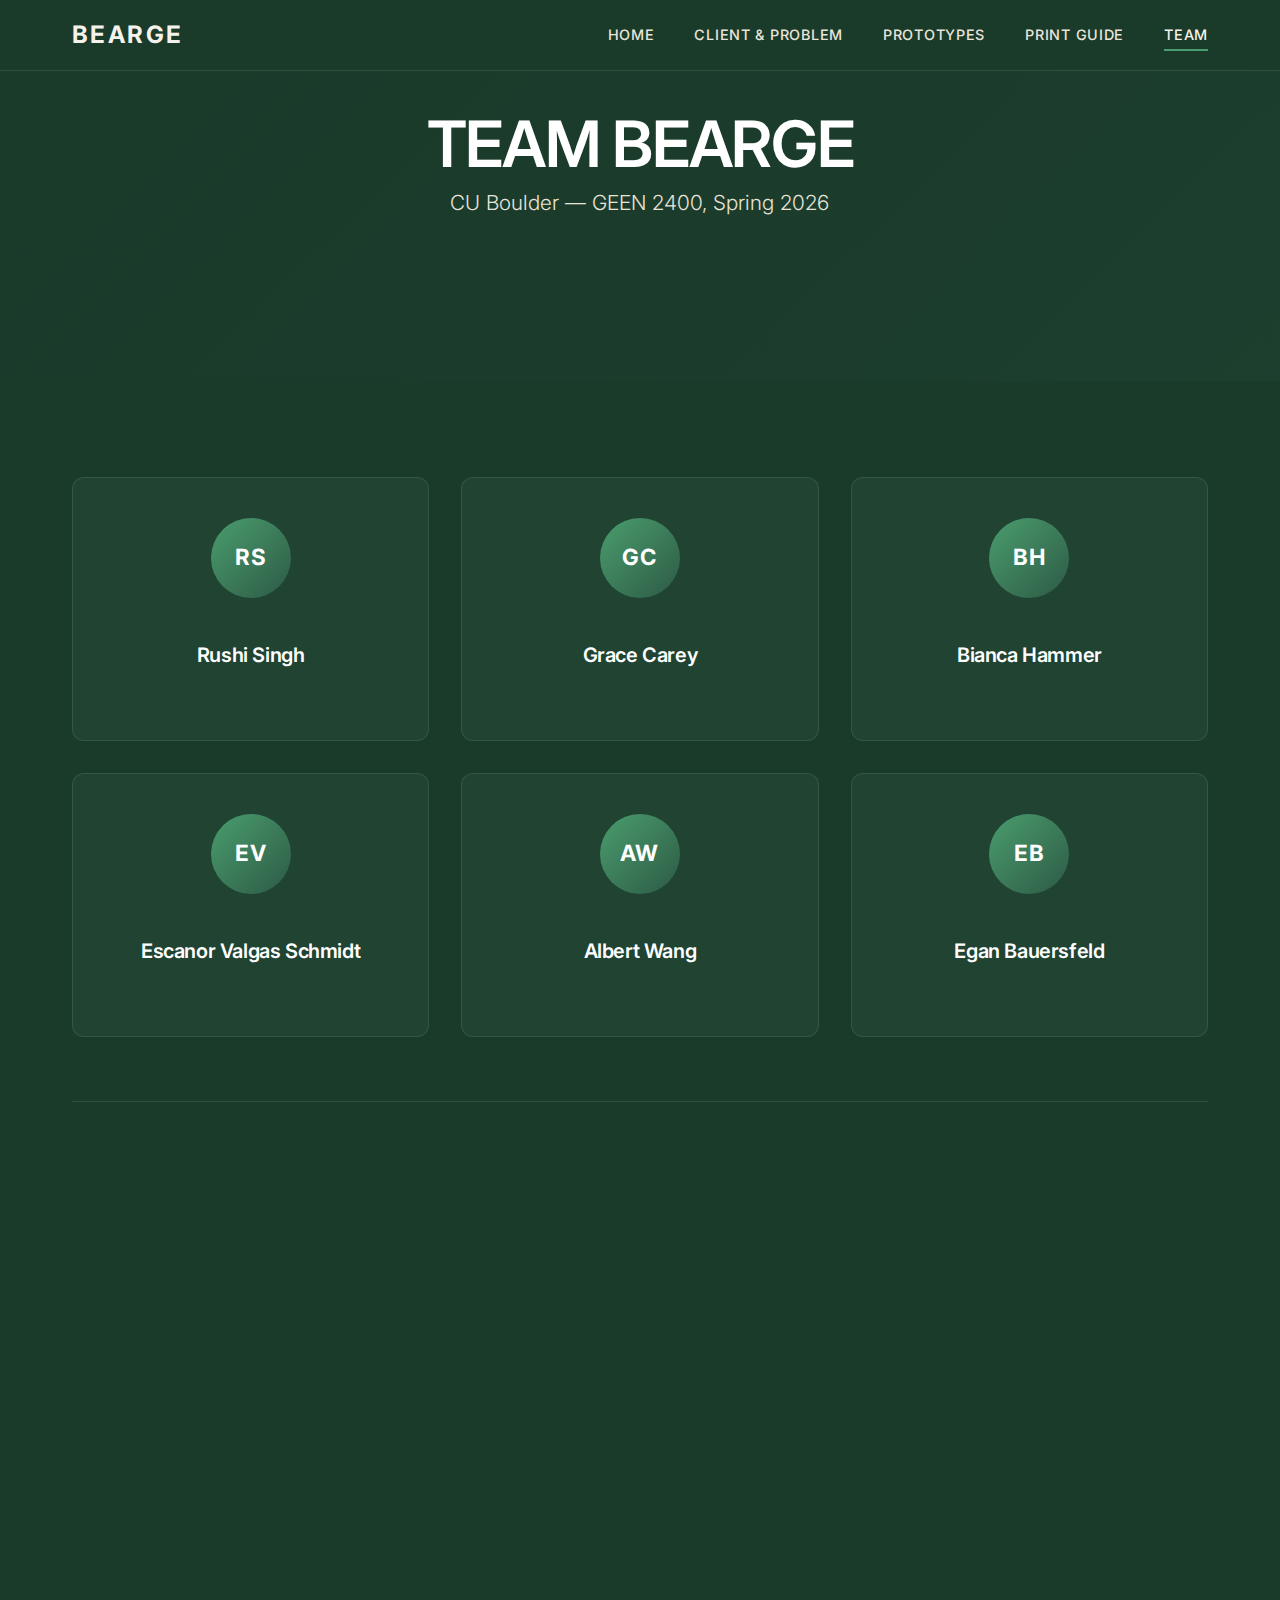
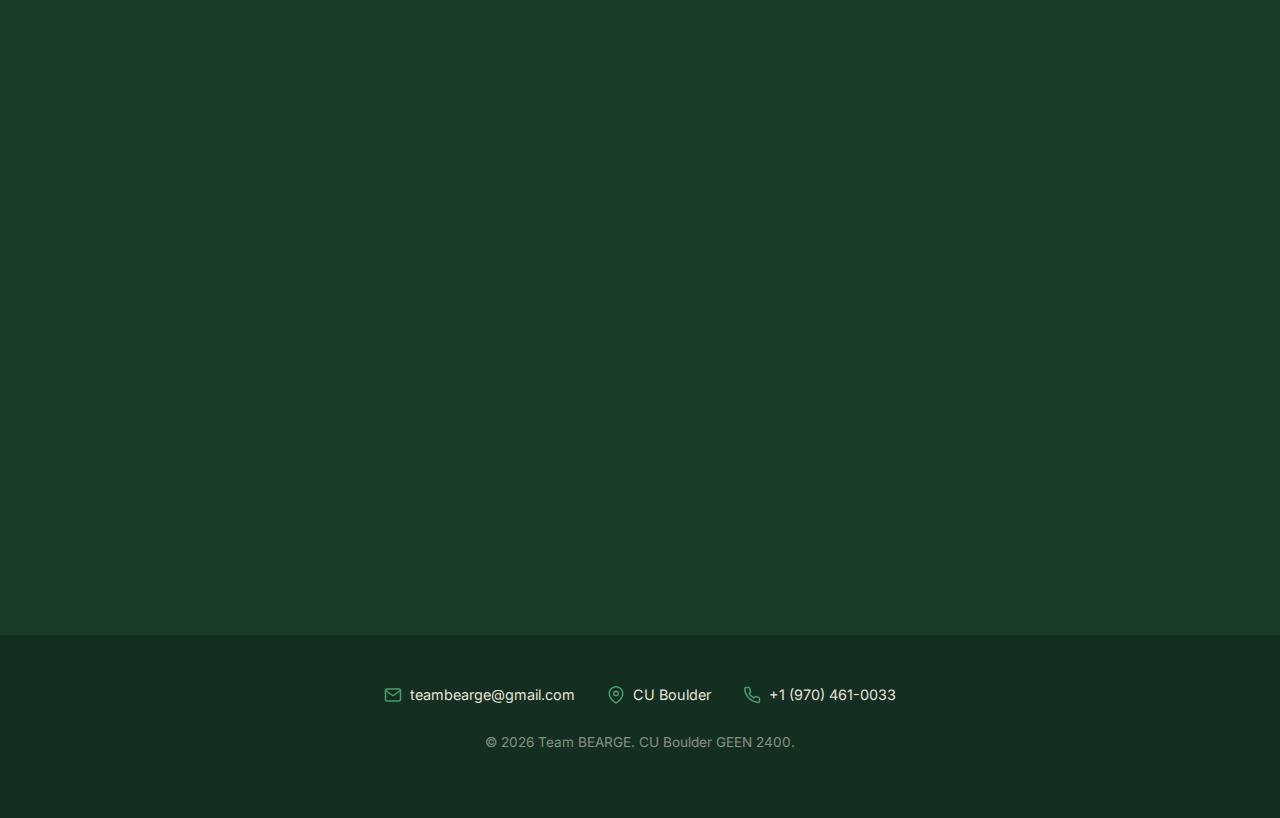
<file: team.html>
<!DOCTYPE html>
<html lang="en">
<head>
    <meta charset="UTF-8">
    <meta name="viewport" content="width=device-width, initial-scale=1.0">
    <title>Team | BEARGE</title>
    <meta name="description" content="Meet Team BEARGE - CU Boulder engineering students working on adaptive sports accessibility.">
    <link rel="preconnect" href="https://fonts.googleapis.com">
    <link rel="preconnect" href="https://fonts.gstatic.com" crossorigin>
    <link href="https://fonts.googleapis.com/css2?family=Inter:wght@300;400;500;600;700&display=swap" rel="stylesheet">
    <link rel="stylesheet" href="assets/css/styles.css">
</head>
<body>
    <!-- Navigation -->
    <nav class="nav">
        <div class="nav-container">
            <a href="index.html" class="nav-logo">BEARGE</a>
            <ul class="nav-links">
                <li><a href="index.html">Home</a></li>
                <li><a href="client.html">Client & Problem</a></li>
                <li><a href="prototypes.html">Prototypes</a></li>
                <li><a href="print.html">Print Guide</a></li>
                <li><a href="team.html" class="active">Team</a></li>
            </ul>
            <div class="nav-toggle">
                <span></span>
                <span></span>
                <span></span>
            </div>
        </div>
    </nav>

    <!-- Page Hero -->
    <section class="page-hero" style="min-height: 40vh;">
        <div class="hero-background" style="background: linear-gradient(135deg, var(--primary-dark), var(--primary-medium));"></div>
        <div class="hero-content">
            <h1>TEAM BEARGE</h1>
            <p class="hero-subtitle">CU Boulder — GEEN 2400, Spring 2026</p>
        </div>
    </section>

    <!-- Team Grid Section -->
    <section style="padding: 6rem 0;">
        <div class="container">
            <div class="team-grid stagger-children">
                <div class="team-card team-card-name-only">
                    <div class="team-card-avatar">RS</div>
                    <div class="team-card-info"><h4>Rushi Singh</h4></div>
                </div>
                <div class="team-card team-card-name-only">
                    <div class="team-card-avatar">GC</div>
                    <div class="team-card-info"><h4>Grace Carey</h4></div>
                </div>
                <div class="team-card team-card-name-only">
                    <div class="team-card-avatar">BH</div>
                    <div class="team-card-info"><h4>Bianca Hammer</h4></div>
                </div>
                <div class="team-card team-card-name-only">
                    <div class="team-card-avatar">EV</div>
                    <div class="team-card-info"><h4>Escanor Valgas Schmidt</h4></div>
                </div>
                <div class="team-card team-card-name-only">
                    <div class="team-card-avatar">AW</div>
                    <div class="team-card-info"><h4>Albert Wang</h4></div>
                </div>
                <div class="team-card team-card-name-only">
                    <div class="team-card-avatar">EB</div>
                    <div class="team-card-info"><h4>Egan Bauersfeld</h4></div>
                </div>
            </div>

            <!-- Client Section -->
            <div class="client-section">
                <div class="section-header fade-in">
                    <h2>OUR CLIENT</h2>
                    <div class="section-divider"></div>
                </div>
                <div class="team-card client-card fade-in">
                    <img src="assets/images/sarah-brockberg.jpg" alt="Sarah Brockberg" style="width:100%;height:auto;display:block;">
                    <div class="team-card-info">
                        <h4>Sarah Brockberg</h4>
                        <p>Adapted Physical Education Teacher<br>School District D49, Colorado Springs, CO</p>
                    </div>
                </div>
            </div>
        </div>
    </section>

    <!-- Footer -->
    <footer class="footer">
        <div class="container">
            <div class="footer-content">
                <div class="footer-item">
                    <svg xmlns="http://www.w3.org/2000/svg" width="24" height="24" viewBox="0 0 24 24" fill="none" stroke="currentColor" stroke-width="2" stroke-linecap="round" stroke-linejoin="round">
                        <path d="M4 4h16c1.1 0 2 .9 2 2v12c0 1.1-.9 2-2 2H4c-1.1 0-2-.9-2-2V6c0-1.1.9-2 2-2z"></path>
                        <polyline points="22,6 12,13 2,6"></polyline>
                    </svg>
                    <span>teambearge@gmail.com</span>
                </div>
                <div class="footer-item">
                    <svg xmlns="http://www.w3.org/2000/svg" width="24" height="24" viewBox="0 0 24 24" fill="none" stroke="currentColor" stroke-width="2" stroke-linecap="round" stroke-linejoin="round">
                        <path d="M21 10c0 7-9 13-9 13s-9-6-9-13a9 9 0 0 1 18 0z"></path>
                        <circle cx="12" cy="10" r="3"></circle>
                    </svg>
                    <span>CU Boulder</span>
                </div>
                <div class="footer-item">
                    <svg xmlns="http://www.w3.org/2000/svg" width="24" height="24" viewBox="0 0 24 24" fill="none" stroke="currentColor" stroke-width="2" stroke-linecap="round" stroke-linejoin="round">
                        <path d="M22 16.92v3a2 2 0 0 1-2.18 2 19.79 19.79 0 0 1-8.63-3.07 19.5 19.5 0 0 1-6-6 19.79 19.79 0 0 1-3.07-8.67A2 2 0 0 1 4.11 2h3a2 2 0 0 1 2 1.72 12.84 12.84 0 0 0 .7 2.81 2 2 0 0 1-.45 2.11L8.09 9.91a16 16 0 0 0 6 6l1.27-1.27a2 2 0 0 1 2.11-.45 12.84 12.84 0 0 0 2.81.7A2 2 0 0 1 22 16.92z"></path>
                    </svg>
                    <span>+1 (970) 461-0033</span>
                </div>
            </div>
            <p class="footer-copy">&copy; 2026 Team BEARGE. CU Boulder GEEN 2400.</p>
        </div>
    </footer>

    <script src="assets/js/main.js"></script>
</body>
</html>
</file>
<file: assets/css/styles.css>
/* ========================================
   BEARGE - CU Boulder Engineering Project
   Dark Forest Green Theme
   ======================================== */

/* CSS Variables */
:root {
    --primary-dark: #1a3a2a;
    --primary-medium: #2d5a45;
    --primary-light: #3d7a5f;
    --accent: #4a9d6e;
    --cream: #f5f2eb;
    --cream-dark: #e8e4d9;
    --white: #ffffff;
    --text-light: #f5f2eb;
    --text-dark: #1a3a2a;
    --overlay: rgba(26, 58, 42, 0.85);
    --shadow: rgba(0, 0, 0, 0.15);
    --transition: 0.3s ease;
}

/* Reset & Base */
*, *::before, *::after {
    margin: 0;
    padding: 0;
    box-sizing: border-box;
}

html {
    scroll-behavior: smooth;
}

body {
    font-family: 'Inter', -apple-system, BlinkMacSystemFont, 'Segoe UI', Roboto, sans-serif;
    background-color: var(--primary-dark);
    color: var(--text-light);
    line-height: 1.7;
    font-size: 16px;
}

/* Typography */
h1, h2, h3, h4, h5, h6 {
    font-weight: 600;
    line-height: 1.3;
    letter-spacing: -0.02em;
}

h1 { font-size: clamp(2.5rem, 5vw, 4rem); }
h2 { font-size: clamp(1.8rem, 3vw, 2.5rem); }
h3 { font-size: clamp(1.3rem, 2vw, 1.75rem); }
h4 { font-size: 1.25rem; }

p {
    margin-bottom: 1rem;
    color: var(--cream-dark);
}

a {
    color: var(--accent);
    text-decoration: none;
    transition: color var(--transition);
}

a:hover {
    color: var(--cream);
}

/* Container */
.container {
    max-width: 1200px;
    margin: 0 auto;
    padding: 0 2rem;
}

/* Navigation */
.nav {
    position: fixed;
    top: 0;
    left: 0;
    right: 0;
    z-index: 1000;
    background: var(--primary-dark);
    border-bottom: 1px solid rgba(255, 255, 255, 0.1);
    transition: all var(--transition);
}

.nav.scrolled {
    background: rgba(26, 58, 42, 0.98);
    box-shadow: 0 4px 30px var(--shadow);
}

.nav-container {
    max-width: 1200px;
    margin: 0 auto;
    padding: 0 2rem;
    display: flex;
    justify-content: space-between;
    align-items: center;
    height: 70px;
}

.nav-logo {
    font-size: 1.5rem;
    font-weight: 700;
    color: var(--cream);
    letter-spacing: 0.1em;
}

.nav-logo span {
    color: var(--accent);
}

.nav-links {
    display: flex;
    list-style: none;
    gap: 2.5rem;
}

.nav-links a {
    color: var(--cream-dark);
    font-size: 0.9rem;
    font-weight: 500;
    text-transform: uppercase;
    letter-spacing: 0.05em;
    padding: 0.5rem 0;
    position: relative;
    transition: color var(--transition);
}

.nav-links a::after {
    content: '';
    position: absolute;
    bottom: 0;
    left: 0;
    width: 0;
    height: 2px;
    background: var(--accent);
    transition: width var(--transition);
}

.nav-links a:hover,
.nav-links a.active {
    color: var(--cream);
}

.nav-links a:hover::after,
.nav-links a.active::after {
    width: 100%;
}

/* Mobile Menu */
.nav-toggle {
    display: none;
    flex-direction: column;
    gap: 5px;
    cursor: pointer;
    padding: 10px;
}

.nav-toggle span {
    width: 25px;
    height: 2px;
    background: var(--cream);
    transition: all var(--transition);
}

@media (max-width: 768px) {
    .nav-toggle {
        display: flex;
    }

    .nav-links {
        position: fixed;
        top: 70px;
        left: 0;
        right: 0;
        background: var(--primary-dark);
        flex-direction: column;
        align-items: center;
        gap: 0;
        padding: 2rem 0;
        transform: translateY(-150%);
        opacity: 0;
        transition: all var(--transition);
    }

    .nav-links.active {
        transform: translateY(0);
        opacity: 1;
    }

    .nav-links li {
        width: 100%;
        text-align: center;
    }

    .nav-links a {
        display: block;
        padding: 1rem;
    }
}

/* Hero Section */
.hero {
    min-height: 100vh;
    display: flex;
    align-items: center;
    justify-content: center;
    position: relative;
    overflow: hidden;
    padding-top: 70px;
}

.hero-background {
    position: absolute;
    top: 0;
    left: 0;
    right: 0;
    bottom: 0;
    z-index: -1;
}

.hero-background::after {
    content: '';
    position: absolute;
    top: 0;
    left: 0;
    right: 0;
    bottom: 0;
    background: linear-gradient(135deg, rgba(26, 58, 42, 0.9), rgba(26, 58, 42, 0.7));
}

.hero-content {
    text-align: center;
    max-width: 900px;
    padding: 2rem;
    animation: fadeInUp 1s ease;
}

.hero-badge {
    display: inline-block;
    background: rgba(74, 157, 110, 0.2);
    border: 1px solid var(--accent);
    color: var(--accent);
    padding: 0.5rem 1.5rem;
    border-radius: 50px;
    font-size: 0.85rem;
    font-weight: 500;
    letter-spacing: 0.1em;
    text-transform: uppercase;
    margin-bottom: 1.5rem;
}

.hero h1 {
    color: var(--white);
    margin-bottom: 1rem;
    text-shadow: 0 2px 30px rgba(0, 0, 0, 0.3);
}

.hero-subtitle {
    font-size: clamp(1rem, 2vw, 1.3rem);
    color: var(--cream-dark);
    margin-bottom: 2rem;
    font-weight: 300;
}

/* Page Hero (smaller) */
.page-hero {
    min-height: 50vh;
    display: flex;
    align-items: center;
    justify-content: center;
    position: relative;
    padding-top: 70px;
}

.page-hero .hero-background::after {
    background: linear-gradient(135deg, rgba(26, 58, 42, 0.95), rgba(26, 58, 42, 0.85));
}

.page-hero h1 {
    color: var(--white);
    text-align: center;
}

/* Placeholder Images */
.placeholder-image {
    background: linear-gradient(135deg, var(--primary-medium), var(--primary-light));
    display: flex;
    align-items: center;
    justify-content: center;
    text-align: center;
    padding: 2rem;
    position: relative;
    overflow: hidden;
}

.placeholder-image::before {
    content: '';
    position: absolute;
    top: 0;
    left: 0;
    right: 0;
    bottom: 0;
    background: url("data:image/svg+xml,%3Csvg width='60' height='60' viewBox='0 0 60 60' xmlns='http://www.w3.org/2000/svg'%3E%3Cg fill='none' fill-rule='evenodd'%3E%3Cg fill='%23ffffff' fill-opacity='0.05'%3E%3Cpath d='M36 34v-4h-2v4h-4v2h4v4h2v-4h4v-2h-4zm0-30V0h-2v4h-4v2h4v4h2V6h4V4h-4zM6 34v-4H4v4H0v2h4v4h2v-4h4v-2H6zM6 4V0H4v4H0v2h4v4h2V6h4V4H6z'/%3E%3C/g%3E%3C/g%3E%3C/svg%3E");
    opacity: 0.5;
}

.placeholder-image .placeholder-text {
    position: relative;
    z-index: 1;
    color: var(--cream-dark);
    font-size: 0.9rem;
    max-width: 300px;
    border: 2px dashed rgba(255, 255, 255, 0.3);
    padding: 1.5rem;
    border-radius: 8px;
    background: rgba(26, 58, 42, 0.5);
}

.placeholder-image .placeholder-icon {
    font-size: 3rem;
    margin-bottom: 1rem;
    opacity: 0.7;
}

.hero-background.placeholder-image {
    position: absolute;
    top: 0;
    left: 0;
    right: 0;
    bottom: 0;
}

/* Sections */
section {
    padding: 6rem 0;
}

.section-header {
    text-align: center;
    margin-bottom: 4rem;
}

.section-header h2 {
    color: var(--white);
    margin-bottom: 1rem;
}

.section-header p {
    max-width: 700px;
    margin: 0 auto;
}

.section-divider {
    width: 60px;
    height: 3px;
    background: var(--accent);
    margin: 1.5rem auto 0;
}

/* Philosophy Section */
.philosophy {
    background: linear-gradient(180deg, var(--primary-dark) 0%, rgba(45, 90, 69, 0.3) 100%);
}

.philosophy-content {
    max-width: 800px;
    margin: 0 auto;
    text-align: center;
}

.philosophy-content p {
    font-size: 1.1rem;
    line-height: 1.9;
}

/* Two Column Layout */
.two-col {
    display: grid;
    grid-template-columns: 1fr 1fr;
    gap: 4rem;
    align-items: center;
}

.two-col.reverse {
    direction: rtl;
}

.two-col.reverse > * {
    direction: ltr;
}

.two-col-image {
    box-shadow: 0 20px 60px var(--shadow);
}

.two-col-content h3 {
    color: var(--white);
    margin-bottom: 1.5rem;
}

@media (max-width: 900px) {
    .two-col,
    .two-col.reverse {
        grid-template-columns: 1fr;
        gap: 2rem;
        direction: ltr;
    }
}

/* Cards Grid */
.cards-grid {
    display: grid;
    grid-template-columns: repeat(auto-fit, minmax(260px, 1fr));
    gap: 2rem;
}

.card {
    background: rgba(45, 90, 69, 0.3);
    border: 1px solid rgba(255, 255, 255, 0.1);
    border-radius: 12px;
    padding: 2rem;
    transition: all var(--transition);
}

.card:hover {
    transform: translateY(-5px);
    background: rgba(45, 90, 69, 0.5);
    box-shadow: 0 20px 40px var(--shadow);
}

.card-icon {
    width: 60px;
    height: 60px;
    background: linear-gradient(135deg, var(--accent), var(--primary-light));
    border-radius: 12px;
    display: flex;
    align-items: center;
    justify-content: center;
    margin-bottom: 1.5rem;
    font-size: 1.5rem;
}

.card h4 {
    color: var(--white);
    margin-bottom: 1rem;
}

.card p {
    font-size: 0.95rem;
    margin-bottom: 0;
}

/* Challenge Cards */
.challenge-card {
    text-align: center;
}

.challenge-card .card-icon {
    margin: 0 auto 1.5rem;
}

/* CTA Section */
.cta {
    background: linear-gradient(135deg, var(--primary-medium), var(--primary-dark));
    text-align: center;
}

.cta h2 {
    color: var(--white);
    margin-bottom: 1rem;
}

.cta p {
    margin-bottom: 2rem;
}

.cta-contact {
    display: flex;
    flex-wrap: wrap;
    justify-content: center;
    gap: 2rem;
    margin-bottom: 2rem;
}

.cta-contact-item {
    display: flex;
    align-items: center;
    gap: 0.5rem;
    color: var(--cream-dark);
}

.cta-contact-item svg {
    width: 20px;
    height: 20px;
    color: var(--accent);
}

/* Buttons */
.btn {
    display: inline-block;
    padding: 1rem 2.5rem;
    border-radius: 50px;
    font-weight: 600;
    font-size: 0.9rem;
    text-transform: uppercase;
    letter-spacing: 0.05em;
    transition: all var(--transition);
    cursor: pointer;
    border: none;
}

.btn-primary {
    background: var(--accent);
    color: var(--white);
}

.btn-primary:hover {
    background: var(--primary-light);
    color: var(--white);
    transform: translateY(-2px);
    box-shadow: 0 10px 30px rgba(74, 157, 110, 0.3);
}

.btn-outline {
    background: transparent;
    color: var(--cream);
    border: 2px solid var(--cream);
}

.btn-outline:hover {
    background: var(--cream);
    color: var(--primary-dark);
}

/* Footer */
.footer {
    background: rgba(0, 0, 0, 0.2);
    padding: 3rem 0;
    text-align: center;
}

.footer-content {
    display: flex;
    flex-wrap: wrap;
    justify-content: center;
    gap: 2rem;
    margin-bottom: 1.5rem;
}

.footer-item {
    display: flex;
    align-items: center;
    gap: 0.5rem;
    color: var(--cream-dark);
    font-size: 0.9rem;
}

.footer-item svg {
    width: 18px;
    height: 18px;
    color: var(--accent);
}

.footer-copy {
    color: rgba(245, 242, 235, 0.5);
    font-size: 0.85rem;
}

/* Prototypes Page */
.prototype-section {
    padding: 4rem 0;
    border-bottom: 1px solid rgba(255, 255, 255, 0.1);
}

.prototype-section:last-of-type {
    border-bottom: none;
}

.prototype-images {
    display: grid;
    grid-template-columns: repeat(auto-fit, minmax(300px, 1fr));
    gap: 2rem;
    margin-bottom: 3rem;
}

.prototype-image {
    border-radius: 12px;
    overflow: hidden;
    box-shadow: 0 15px 40px var(--shadow);
}

.prototype-description {
    background: rgba(45, 90, 69, 0.2);
    border-radius: 12px;
    padding: 2rem;
    margin-bottom: 3rem;
}

.prototype-description p {
    font-size: 1.05rem;
    margin-bottom: 0;
}

.feedback-grid {
    display: grid;
    grid-template-columns: repeat(auto-fit, minmax(300px, 1fr));
    gap: 2rem;
}

.feedback-card {
    background: rgba(45, 90, 69, 0.3);
    border-radius: 12px;
    padding: 2rem;
    border-left: 4px solid var(--accent);
}

.feedback-card h4 {
    color: var(--white);
    margin-bottom: 1rem;
    display: flex;
    align-items: center;
    gap: 0.5rem;
}

.feedback-card h4 svg {
    color: var(--accent);
}

.feedback-card p {
    margin-bottom: 0;
}

.next-steps {
    background: linear-gradient(135deg, rgba(74, 157, 110, 0.2), rgba(45, 90, 69, 0.3));
    border-radius: 12px;
    padding: 3rem;
    margin-top: 4rem;
}

.next-steps h3 {
    color: var(--white);
    margin-bottom: 1.5rem;
    text-align: center;
}

.next-steps ol {
    max-width: 800px;
    margin: 0 auto;
    padding-left: 1.5rem;
}

.next-steps li {
    margin-bottom: 2rem;
    color: var(--cream-dark);
    line-height: 1.8;
}

.next-steps li strong {
    color: var(--white);
}

.meeting-note {
    text-align: center;
    margin-top: 2rem;
    padding-top: 2rem;
    border-top: 1px solid rgba(255, 255, 255, 0.1);
    font-style: italic;
    color: var(--accent);
}

/* Team Page */
.team-grid {
    display: grid;
    grid-template-columns: repeat(auto-fit, minmax(280px, 1fr));
    gap: 2rem;
    margin-bottom: 4rem;
}

.team-card {
    background: rgba(45, 90, 69, 0.3);
    border: 1px solid rgba(255, 255, 255, 0.1);
    border-radius: 12px;
    overflow: hidden;
    transition: all var(--transition);
}

.team-card:hover {
    transform: translateY(-5px);
    box-shadow: 0 20px 40px var(--shadow);
}

.team-card-image {
    aspect-ratio: 1;
    overflow: hidden;
}

.team-card-info {
    padding: 1.5rem;
    text-align: center;
}

.team-card-info h4 {
    color: var(--white);
    margin-bottom: 0.5rem;
}

.team-card-info p {
    color: var(--cream-dark);
    font-size: 0.9rem;
    margin-bottom: 0;
}

.client-section {
    padding-top: 4rem;
    border-top: 1px solid rgba(255, 255, 255, 0.1);
}

.client-card {
    max-width: 500px;
    margin: 0 auto;
}

/* Scroll Animations */
.fade-in {
    opacity: 0;
    transform: translateY(30px);
    transition: opacity 0.6s ease, transform 0.6s ease;
}

.fade-in.visible {
    opacity: 1;
    transform: translateY(0);
}

.fade-in-left {
    opacity: 0;
    transform: translateX(-30px);
    transition: opacity 0.6s ease, transform 0.6s ease;
}

.fade-in-left.visible {
    opacity: 1;
    transform: translateX(0);
}

.fade-in-right {
    opacity: 0;
    transform: translateX(30px);
    transition: opacity 0.6s ease, transform 0.6s ease;
}

.fade-in-right.visible {
    opacity: 1;
    transform: translateX(0);
}

/* Stagger children */
.stagger-children > * {
    opacity: 0;
    transform: translateY(20px);
    transition: opacity 0.5s ease, transform 0.5s ease;
}

.stagger-children.visible > *:nth-child(1) { transition-delay: 0.1s; }
.stagger-children.visible > *:nth-child(2) { transition-delay: 0.2s; }
.stagger-children.visible > *:nth-child(3) { transition-delay: 0.3s; }
.stagger-children.visible > *:nth-child(4) { transition-delay: 0.4s; }
.stagger-children.visible > *:nth-child(5) { transition-delay: 0.5s; }
.stagger-children.visible > *:nth-child(6) { transition-delay: 0.6s; }

.stagger-children.visible > * {
    opacity: 1;
    transform: translateY(0);
}

/* Keyframes */
@keyframes fadeInUp {
    from {
        opacity: 0;
        transform: translateY(30px);
    }
    to {
        opacity: 1;
        transform: translateY(0);
    }
}

/* Image sizing inside containers */
.two-col-image img {
    width: 100%;
    height: auto;
    display: block;
    border-radius: 12px;
}

.prototype-image img {
    width: 100%;
    height: auto;
    display: block;
    background: #f8f8f8;
    border-radius: 12px;
}

/* Name-only team cards */
.team-card-name-only {
    display: flex;
    flex-direction: column;
    align-items: center;
    justify-content: center;
    padding: 2.5rem 1.5rem;
    text-align: center;
}

.team-card-avatar {
    width: 80px;
    height: 80px;
    border-radius: 50%;
    background: linear-gradient(135deg, var(--accent), var(--primary-medium));
    display: flex;
    align-items: center;
    justify-content: center;
    font-size: 1.4rem;
    font-weight: 700;
    color: var(--white);
    letter-spacing: 0.05em;
    margin-bottom: 1.25rem;
}

/* Utility */
.text-center { text-align: center; }
.mt-2 { margin-top: 2rem; }
.mb-2 { margin-bottom: 2rem; }
.mt-4 { margin-top: 4rem; }
.mb-4 { margin-bottom: 4rem; }

/* Icons (using inline SVGs for simplicity) */
.icon {
    display: inline-flex;
    align-items: center;
    justify-content: center;
}
</file>
